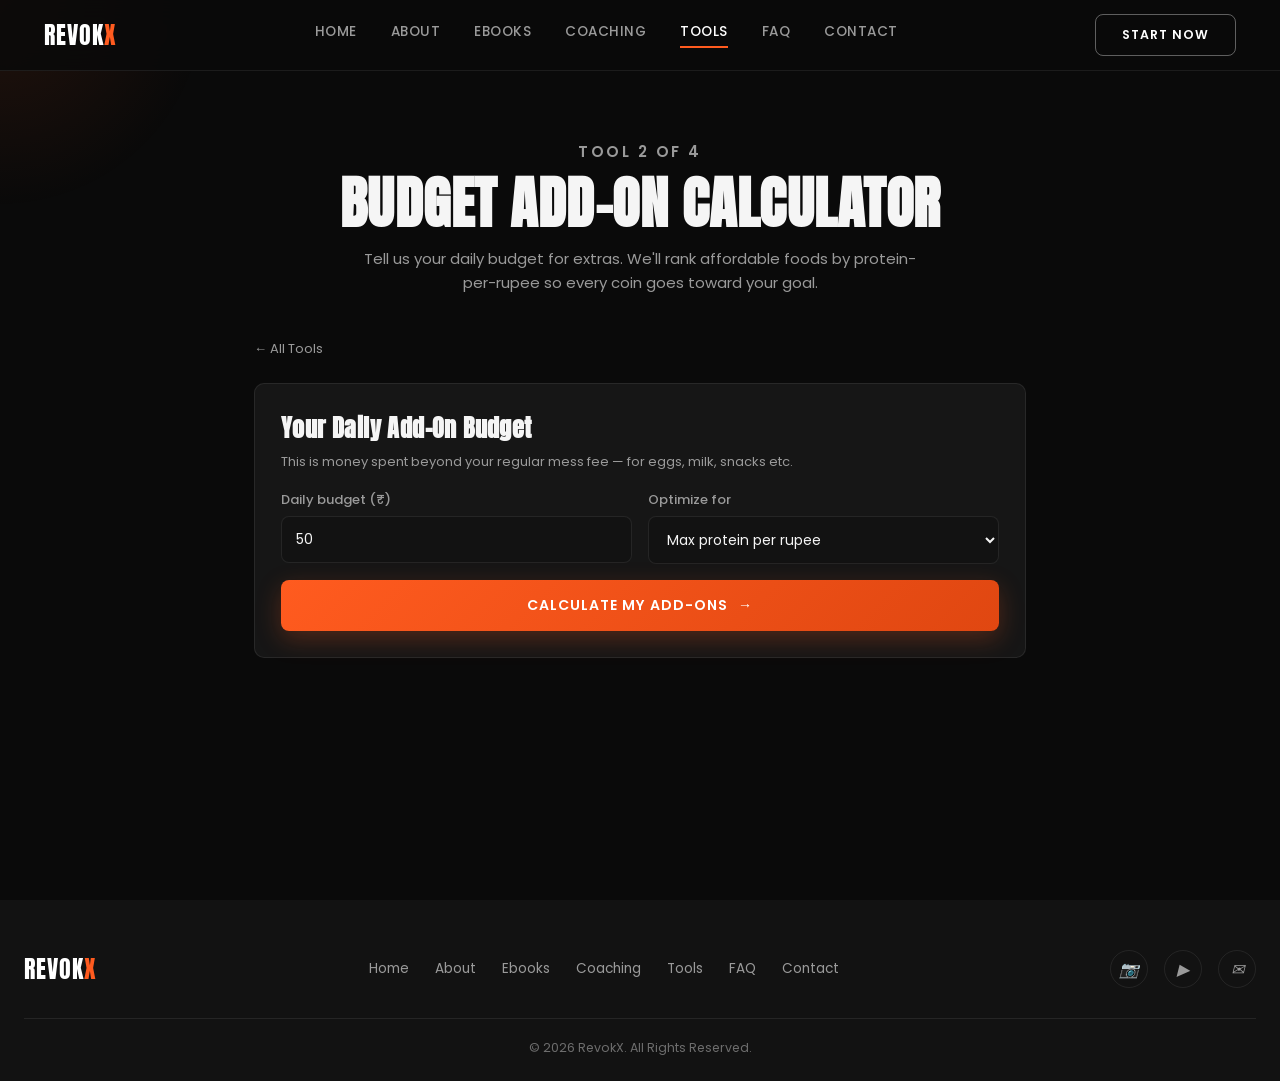
<file: budget-calculator.html>
<!DOCTYPE html>
<html lang="en">
<head>
<meta charset="UTF-8">
<meta name="viewport" content="width=device-width, initial-scale=1.0">
<title>Budget Add-On Calculator | RevokX</title>
<link rel="preconnect" href="https://fonts.googleapis.com">
<link href="https://fonts.googleapis.com/css2?family=Anton&family=Poppins:wght@300;400;500;600;700;800&display=swap" rel="stylesheet">
<link rel="stylesheet" href="style.css">
<link rel="stylesheet" href="tools.css">
</head>
<body>

<div class="cursor-glow" id="cursorGlow"></div>

<header class="site-header scrolled" id="siteHeader">
  <div class="header-inner">
    <a href="index.html#home" class="logo">Revok<span>X</span></a>
    <nav class="main-nav" id="mainNav">
      <a href="index.html#home" class="nav-link">Home</a>
      <a href="index.html#about" class="nav-link">About</a>
      <a href="index.html#ebooks" class="nav-link">Ebooks</a>
      <a href="index.html#coaching" class="nav-link">Coaching</a>
      <a href="tools.html" class="nav-link active">Tools</a>
      <a href="index.html#faq" class="nav-link">FAQ</a>
      <a href="index.html#contact" class="nav-link">Contact</a>
    </nav>
    <button class="btn btn-outline header-cta" onclick="location.href='index.html#coaching'">Start Now</button>
    <button class="hamburger" id="hamburger" aria-label="Toggle menu">
      <span></span><span></span><span></span>
    </button>
  </div>
</header>

<main class="tool-page">
  <div class="tool-hero">
    <p class="eyebrow">Tool 2 of 4</p>
    <h1>BUDGET ADD-ON <span class="accent">CALCULATOR</span></h1>
    <p>Tell us your daily budget for extras. We'll rank affordable foods by protein-per-rupee so every coin goes toward your goal.</p>
  </div>

  <div class="tool-wrap" style="max-width:820px;">
    <a href="tools.html" class="back-link">← All Tools</a>

    <div class="panel">
      <h2>Your Daily Add-On Budget</h2>
      <p class="hint">This is money spent beyond your regular mess fee — for eggs, milk, snacks etc.</p>
      <div class="grid-2">
        <div class="field">
          <label for="budgetInput">Daily budget (₹)</label>
          <input type="number" id="budgetInput" placeholder="e.g. 50" min="0" value="50">
        </div>
        <div class="field">
          <label for="priorityInput">Optimize for</label>
          <select id="priorityInput">
            <option value="protein">Max protein per rupee</option>
            <option value="calories">Max calories per rupee (weight gain)</option>
          </select>
        </div>
      </div>
      <button class="btn btn-solid full-width" id="calcBtn">Calculate My Add-Ons <span class="arrow">→</span></button>
    </div>

    <div class="panel" id="resultPanel" style="display:none;">
      <h2>Recommended For You</h2>
      <p class="hint" id="resultHint"></p>
      <div class="stat-row" style="grid-template-columns:repeat(3,1fr);">
        <div class="stat-box"><div class="num" id="resSpent">₹0</div><div class="lab">Total Spent</div></div>
        <div class="stat-box"><div class="num" id="resProtein">0g</div><div class="lab">Extra Protein</div></div>
        <div class="stat-box"><div class="num" id="resCal">0</div><div class="lab">Extra Calories</div></div>
      </div>
      <div class="addon-list" id="addonList"></div>
    </div>
  </div>
</main>

<footer class="site-footer">
  <div class="footer-inner">
    <a href="index.html#home" class="logo">Revok<span>X</span></a>
    <nav class="footer-nav">
      <a href="index.html#home">Home</a>
      <a href="index.html#about">About</a>
      <a href="index.html#ebooks">Ebooks</a>
      <a href="index.html#coaching">Coaching</a>
      <a href="tools.html">Tools</a>
      <a href="index.html#faq">FAQ</a>
      <a href="index.html#contact">Contact</a>
    </nav>
    <div class="footer-socials">
      <a href="#" aria-label="Instagram"><i class="icon-instagram"></i></a>
      <a href="#" aria-label="Youtube"><i class="icon-youtube"></i></a>
      <a href="#" aria-label="Email"><i class="icon-mail"></i></a>
    </div>
  </div>
  <div class="footer-bottom">© 2026 RevokX. All Rights Reserved.</div>
  <button class="scroll-top" id="scrollTop" aria-label="Scroll to top">↑</button>
</footer>

<script src="data.js"></script>
<script>
  /* ---------- shared chrome ---------- */
  const glow = document.getElementById('cursorGlow');
  let mouseX=0, mouseY=0, glowX=0, glowY=0;
  window.addEventListener('mousemove', e=>{ mouseX=e.clientX; mouseY=e.clientY; });
  (function animateGlow(){ glowX+=(mouseX-glowX)*0.12; glowY+=(mouseY-glowY)*0.12; if(glow){glow.style.left=glowX+'px'; glow.style.top=glowY+'px';} requestAnimationFrame(animateGlow); })();
  const scrollTopBtn = document.getElementById('scrollTop');
  window.addEventListener('scroll', ()=>{ if(window.scrollY>60){scrollTopBtn.classList.add('show');} else {scrollTopBtn.classList.remove('show');} });
  scrollTopBtn.addEventListener('click', ()=>window.scrollTo({top:0,behavior:'smooth'}));
  const hamburger = document.getElementById('hamburger');
  const mainNav = document.getElementById('mainNav');
  hamburger.addEventListener('click', ()=>{ hamburger.classList.toggle('open'); mainNav.classList.toggle('open'); });

  /* ---------- BUDGET CALCULATOR LOGIC (filter + sort, zero cost) ---------- */
  document.getElementById('calcBtn').addEventListener('click', calculate);

  function calculate(){
    const budget = parseFloat(document.getElementById('budgetInput').value) || 0;
    const priority = document.getElementById('priorityInput').value;

    if(budget <= 0){
      alert('Enter a budget greater than 0.');
      return;
    }

    // Score each item by chosen metric per rupee
    const ranked = [...ADDON_DB]
      .filter(item => item.cost <= budget)
      .map(item => ({
        ...item,
        ratio: priority === 'protein' ? (item.protein / item.cost) : (item.cal / item.cost)
      }))
      .sort((a,b) => b.ratio - a.ratio);

    // Greedy-fill the budget with best ratio items first (simple knapsack-style greedy, no AI)
    let remaining = budget;
    let picks = [];
    let totalProtein = 0, totalCal = 0, totalSpent = 0;

    // First pass: one of each best item while budget allows, prioritized by ratio
    for(const item of ranked){
      if(item.cost <= remaining){
        picks.push(item);
        remaining -= item.cost;
        totalSpent += item.cost;
        totalProtein += item.protein;
        totalCal += item.cal;
      }
    }

    const resultPanel = document.getElementById('resultPanel');
    resultPanel.style.display = 'block';
    document.getElementById('resSpent').textContent = '₹' + totalSpent;
    document.getElementById('resProtein').textContent = totalProtein + 'g';
    document.getElementById('resCal').textContent = totalCal;
    document.getElementById('resultHint').textContent = picks.length
      ? `With ₹${budget}/day, here's what fits — ranked by ${priority === 'protein' ? 'protein' : 'calories'} per rupee.`
      : `Nothing fits within ₹${budget}. Try increasing your budget slightly.`;

    const list = document.getElementById('addonList');
    list.innerHTML = '';
    if(picks.length === 0){
      list.innerHTML = '<div class="empty-state">No items fit this budget. The cheapest add-on (Banana/Chana/Peanuts) costs around ₹5.</div>';
      return;
    }
    picks.forEach(item => {
      const row = document.createElement('div');
      row.className = 'addon-row';
      row.innerHTML = `
        <span class="ai-icon">${item.icon}</span>
        <div class="ai-info">
          <div class="ai-name">${item.label}</div>
          <div class="ai-meta">${item.protein}g protein · ${item.cal} kcal</div>
        </div>
        <div class="ai-cost">₹${item.cost}</div>
      `;
      list.appendChild(row);
    });

    resultPanel.scrollIntoView({ behavior: 'smooth', block: 'nearest' });
  }
</script>
</body>
</html>
</file>
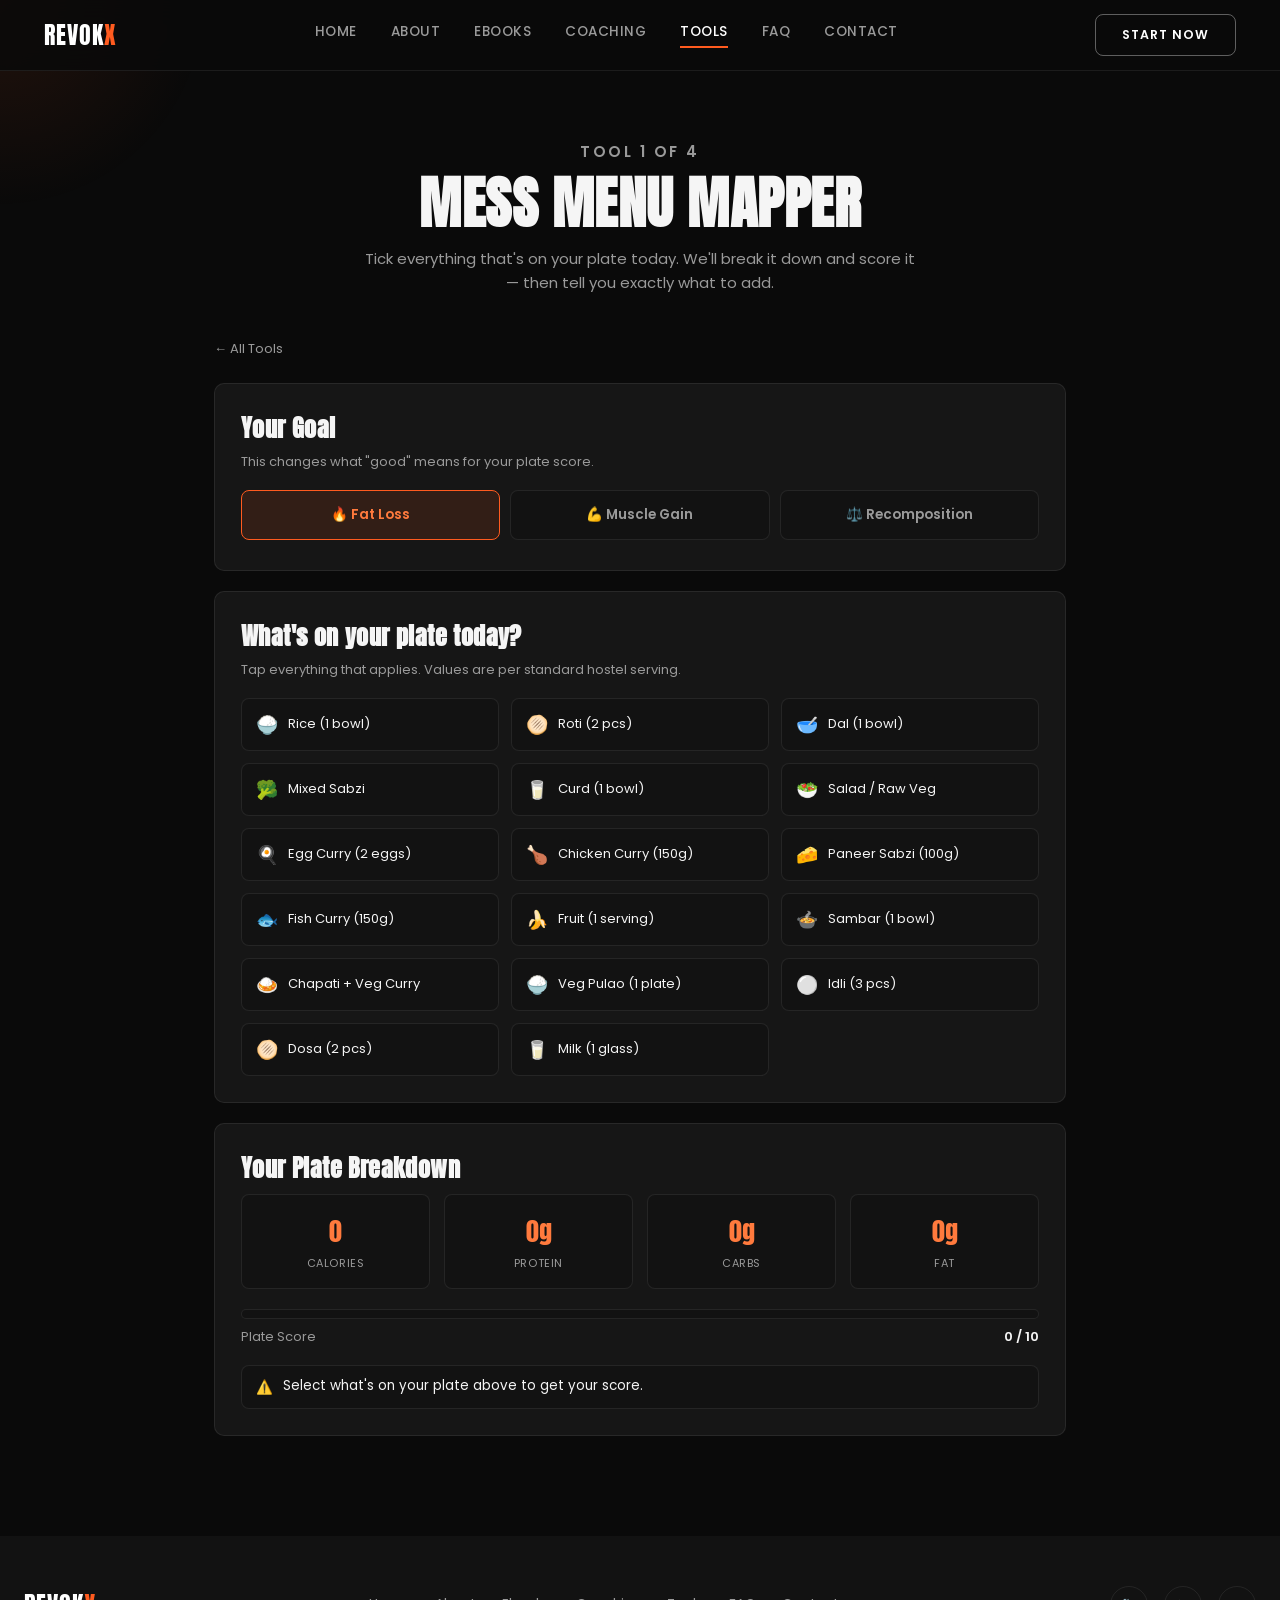
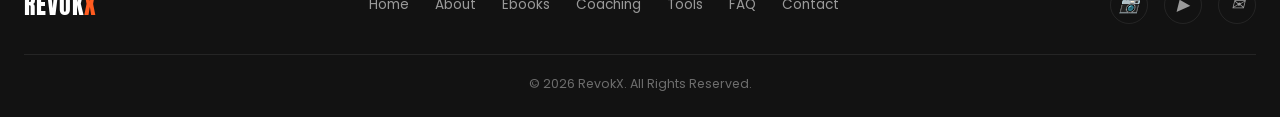
<file: mess-mapper.html>
<!DOCTYPE html>
<html lang="en">
<head>
<meta charset="UTF-8">
<meta name="viewport" content="width=device-width, initial-scale=1.0">
<title>Mess Menu Mapper | RevokX</title>
<link rel="preconnect" href="https://fonts.googleapis.com">
<link href="https://fonts.googleapis.com/css2?family=Anton&family=Poppins:wght@300;400;500;600;700;800&display=swap" rel="stylesheet">
<link rel="stylesheet" href="style.css">
<link rel="stylesheet" href="tools.css">
</head>
<body>

<div class="cursor-glow" id="cursorGlow"></div>

<header class="site-header scrolled" id="siteHeader">
  <div class="header-inner">
    <a href="index.html#home" class="logo">Revok<span>X</span></a>
    <nav class="main-nav" id="mainNav">
      <a href="index.html#home" class="nav-link">Home</a>
      <a href="index.html#about" class="nav-link">About</a>
      <a href="index.html#ebooks" class="nav-link">Ebooks</a>
      <a href="index.html#coaching" class="nav-link">Coaching</a>
      <a href="tools.html" class="nav-link active">Tools</a>
      <a href="index.html#faq" class="nav-link">FAQ</a>
      <a href="index.html#contact" class="nav-link">Contact</a>
    </nav>
    <button class="btn btn-outline header-cta" onclick="location.href='index.html#coaching'">Start Now</button>
    <button class="hamburger" id="hamburger" aria-label="Toggle menu">
      <span></span><span></span><span></span>
    </button>
  </div>
</header>

<main class="tool-page">
  <div class="tool-hero">
    <p class="eyebrow">Tool 1 of 4</p>
    <h1>MESS MENU <span class="accent">MAPPER</span></h1>
    <p>Tick everything that's on your plate today. We'll break it down and score it — then tell you exactly what to add.</p>
  </div>

  <div class="tool-wrap" style="max-width:900px;">
    <a href="tools.html" class="back-link">← All Tools</a>

    <div class="panel">
      <h2>Your Goal</h2>
      <p class="hint">This changes what "good" means for your plate score.</p>
      <div class="tab-row" id="goalTabs">
        <button class="tab-btn active" data-goal="fatloss">🔥 Fat Loss</button>
        <button class="tab-btn" data-goal="musclegain">💪 Muscle Gain</button>
        <button class="tab-btn" data-goal="recomp">⚖️ Recomposition</button>
      </div>
    </div>

    <div class="panel">
      <h2>What's on your plate today?</h2>
      <p class="hint">Tap everything that applies. Values are per standard hostel serving.</p>
      <div class="chip-grid" id="foodGrid"></div>
    </div>

    <div class="panel">
      <h2>Your Plate Breakdown</h2>
      <div class="stat-row">
        <div class="stat-box"><div class="num" id="statCal">0</div><div class="lab">Calories</div></div>
        <div class="stat-box"><div class="num" id="statProtein">0g</div><div class="lab">Protein</div></div>
        <div class="stat-box"><div class="num" id="statCarbs">0g</div><div class="lab">Carbs</div></div>
        <div class="stat-box"><div class="num" id="statFat">0g</div><div class="lab">Fat</div></div>
      </div>

      <div class="score-meter">
        <div class="score-bar-track"><div class="score-bar-fill" id="scoreFill"></div></div>
        <div class="score-label"><span>Plate Score</span><span class="score-num" id="scoreNum">0 / 10</span></div>
      </div>

      <div class="feedback-list" id="feedbackList"></div>
    </div>
  </div>
</main>

<footer class="site-footer">
  <div class="footer-inner">
    <a href="index.html#home" class="logo">Revok<span>X</span></a>
    <nav class="footer-nav">
      <a href="index.html#home">Home</a>
      <a href="index.html#about">About</a>
      <a href="index.html#ebooks">Ebooks</a>
      <a href="index.html#coaching">Coaching</a>
      <a href="tools.html">Tools</a>
      <a href="index.html#faq">FAQ</a>
      <a href="index.html#contact">Contact</a>
    </nav>
    <div class="footer-socials">
      <a href="#" aria-label="Instagram"><i class="icon-instagram"></i></a>
      <a href="#" aria-label="Youtube"><i class="icon-youtube"></i></a>
      <a href="#" aria-label="Email"><i class="icon-mail"></i></a>
    </div>
  </div>
  <div class="footer-bottom">© 2026 RevokX. All Rights Reserved.</div>
  <button class="scroll-top" id="scrollTop" aria-label="Scroll to top">↑</button>
</footer>

<script src="data.js"></script>
<script>
  /* ---------- shared chrome ---------- */
  const glow = document.getElementById('cursorGlow');
  let mouseX=0, mouseY=0, glowX=0, glowY=0;
  window.addEventListener('mousemove', e=>{ mouseX=e.clientX; mouseY=e.clientY; });
  (function animateGlow(){ glowX+=(mouseX-glowX)*0.12; glowY+=(mouseY-glowY)*0.12; if(glow){glow.style.left=glowX+'px'; glow.style.top=glowY+'px';} requestAnimationFrame(animateGlow); })();
  const header = document.getElementById('siteHeader');
  const scrollTopBtn = document.getElementById('scrollTop');
  window.addEventListener('scroll', ()=>{ if(window.scrollY>60){scrollTopBtn.classList.add('show');} else {scrollTopBtn.classList.remove('show');} });
  scrollTopBtn.addEventListener('click', ()=>window.scrollTo({top:0,behavior:'smooth'}));
  const hamburger = document.getElementById('hamburger');
  const mainNav = document.getElementById('mainNav');
  hamburger.addEventListener('click', ()=>{ hamburger.classList.toggle('open'); mainNav.classList.toggle('open'); });

  /* ---------- MESS MAPPER LOGIC (pure rules, zero cost) ---------- */
  const foodGrid = document.getElementById('foodGrid');
  const selected = new Set();

  FOOD_DB.forEach(item => {
    const chip = document.createElement('label');
    chip.className = 'chip';
    chip.innerHTML = `
      <input type="checkbox" value="${item.id}">
      <span class="chip-icon">${item.icon}</span>
      <span class="chip-label">${item.label}</span>
    `;
    chip.querySelector('input').addEventListener('change', (e) => {
      if(e.target.checked){ selected.add(item.id); chip.classList.add('checked'); }
      else { selected.delete(item.id); chip.classList.remove('checked'); }
      recalc();
    });
    foodGrid.appendChild(chip);
  });

  let currentGoal = 'fatloss';
  document.querySelectorAll('#goalTabs .tab-btn').forEach(btn => {
    btn.addEventListener('click', () => {
      document.querySelectorAll('#goalTabs .tab-btn').forEach(b=>b.classList.remove('active'));
      btn.classList.add('active');
      currentGoal = btn.dataset.goal;
      recalc();
    });
  });

  // Goal-based thresholds — pure static rule table, no AI
  const THRESHOLDS = {
    fatloss:    { minProtein: 40, maxCal: 700, minVeg: 1, maxCarbItems: 2 },
    musclegain: { minProtein: 50, maxCal: 1100, minVeg: 1, maxCarbItems: 4 },
    recomp:     { minProtein: 45, maxCal: 850, minVeg: 1, maxCarbItems: 3 },
  };

  function recalc(){
    let cal=0, protein=0, carbs=0, fat=0, vegCount=0, carbItems=0;
    selected.forEach(id => {
      const f = FOOD_DB.find(x => x.id === id);
      if(!f) return;
      cal += f.cal; protein += f.protein; carbs += f.carbs; fat += f.fat;
      if(f.tag === 'veg') vegCount++;
      if(f.tag === 'carb') carbItems++;
    });

    document.getElementById('statCal').textContent = cal;
    document.getElementById('statProtein').textContent = protein + 'g';
    document.getElementById('statCarbs').textContent = carbs + 'g';
    document.getElementById('statFat').textContent = fat + 'g';

    const t = THRESHOLDS[currentGoal];
    let score = 0;
    const feedback = [];

    // Rule-based scoring — simple conditionals, no computation beyond arithmetic
    if(protein >= t.minProtein){ score += 4; feedback.push({good:true, text:`Protein target hit (${protein}g ≥ ${t.minProtein}g). Good work.`}); }
    else { const gap = t.minProtein - protein; feedback.push({good:false, text:`Add ~${gap}g more protein — try an extra egg, curd or dal serving.`}); }

    if(vegCount >= t.minVeg){ score += 2; feedback.push({good:true, text:'You have at least one veg/salad item on the plate.'}); }
    else { feedback.push({good:false, text:'No vegetables selected — add salad or sabzi for fibre and micronutrients.'}); }

    if(cal > 0 && cal <= t.maxCal){ score += 2; feedback.push({good:true, text:`Calories look reasonable for your goal (${cal} kcal).`}); }
    else if(cal > t.maxCal){ feedback.push({good:false, text:`This plate is a bit high in calories for ${currentGoal === 'fatloss' ? 'fat loss' : 'this goal'} — consider one less carb-heavy item.`}); }

    if(carbItems > 0 && carbItems <= t.maxCarbItems){ score += 2; feedback.push({good:true, text:'Carb portion looks appropriate.'}); }
    else if(carbItems > t.maxCarbItems){ feedback.push({good:false, text:'Too many carb-heavy items at once — rice + roti + pulao together adds up fast.'}); }

    if(selected.size === 0){ feedback.length = 0; feedback.push({good:false, text:'Select what\'s on your plate above to get your score.'}); }

    document.getElementById('scoreFill').style.width = (score*10) + '%';
    document.getElementById('scoreNum').textContent = score + ' / 10';

    const list = document.getElementById('feedbackList');
    list.innerHTML = '';
    feedback.forEach(f => {
      const div = document.createElement('div');
      div.className = 'feedback-item' + (f.good ? ' good' : '');
      div.innerHTML = `<span class="fi-dot">${f.good ? '✅' : '⚠️'}</span><span>${f.text}</span>`;
      list.appendChild(div);
    });
  }

  recalc();
</script>
</body>
</html>
</file>
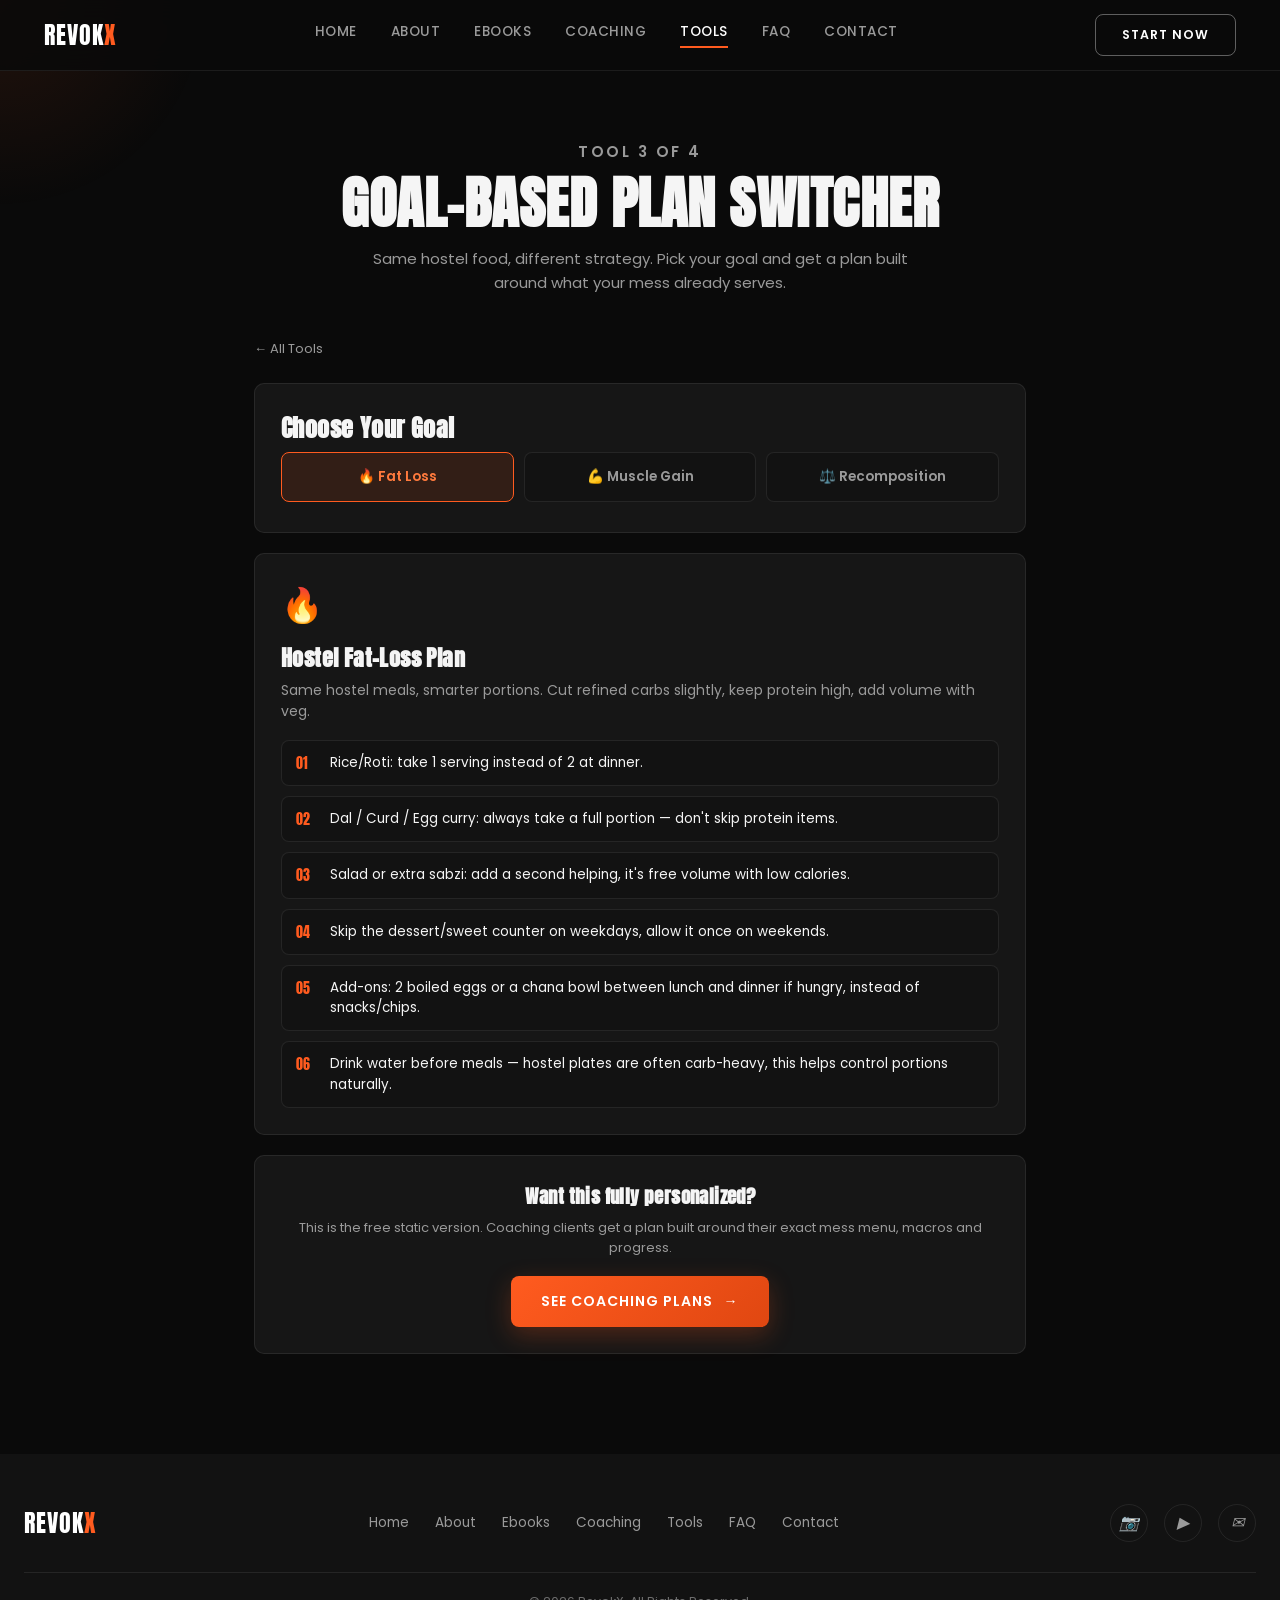
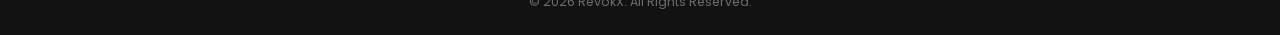
<file: plan-switcher.html>
<!DOCTYPE html>
<html lang="en">
<head>
<meta charset="UTF-8">
<meta name="viewport" content="width=device-width, initial-scale=1.0">
<title>Goal-Based Plan Switcher | RevokX</title>
<link rel="preconnect" href="https://fonts.googleapis.com">
<link href="https://fonts.googleapis.com/css2?family=Anton&family=Poppins:wght@300;400;500;600;700;800&display=swap" rel="stylesheet">
<link rel="stylesheet" href="style.css">
<link rel="stylesheet" href="tools.css">
</head>
<body>

<div class="cursor-glow" id="cursorGlow"></div>

<header class="site-header scrolled" id="siteHeader">
  <div class="header-inner">
    <a href="index.html#home" class="logo">Revok<span>X</span></a>
    <nav class="main-nav" id="mainNav">
      <a href="index.html#home" class="nav-link">Home</a>
      <a href="index.html#about" class="nav-link">About</a>
      <a href="index.html#ebooks" class="nav-link">Ebooks</a>
      <a href="index.html#coaching" class="nav-link">Coaching</a>
      <a href="tools.html" class="nav-link active">Tools</a>
      <a href="index.html#faq" class="nav-link">FAQ</a>
      <a href="index.html#contact" class="nav-link">Contact</a>
    </nav>
    <button class="btn btn-outline header-cta" onclick="location.href='index.html#coaching'">Start Now</button>
    <button class="hamburger" id="hamburger" aria-label="Toggle menu">
      <span></span><span></span><span></span>
    </button>
  </div>
</header>

<main class="tool-page">
  <div class="tool-hero">
    <p class="eyebrow">Tool 3 of 4</p>
    <h1>GOAL-BASED <span class="accent">PLAN SWITCHER</span></h1>
    <p>Same hostel food, different strategy. Pick your goal and get a plan built around what your mess already serves.</p>
  </div>

  <div class="tool-wrap" style="max-width:820px;">
    <a href="tools.html" class="back-link">← All Tools</a>

    <div class="panel">
      <h2>Choose Your Goal</h2>
      <div class="tab-row" id="goalTabs">
        <button class="tab-btn active" data-goal="fatloss">🔥 Fat Loss</button>
        <button class="tab-btn" data-goal="musclegain">💪 Muscle Gain</button>
        <button class="tab-btn" data-goal="recomp">⚖️ Recomposition</button>
      </div>
    </div>

    <div class="panel plan-output" id="planOutput"></div>

    <div class="panel" style="text-align:center;">
      <h3 style="margin-bottom:8px;">Want this fully personalized?</h3>
      <p class="hint" style="margin-bottom:18px;">This is the free static version. Coaching clients get a plan built around their exact mess menu, macros and progress.</p>
      <button class="btn btn-solid" onclick="location.href='index.html#coaching'">See Coaching Plans <span class="arrow">→</span></button>
    </div>
  </div>
</main>

<footer class="site-footer">
  <div class="footer-inner">
    <a href="index.html#home" class="logo">Revok<span>X</span></a>
    <nav class="footer-nav">
      <a href="index.html#home">Home</a>
      <a href="index.html#about">About</a>
      <a href="index.html#ebooks">Ebooks</a>
      <a href="index.html#coaching">Coaching</a>
      <a href="tools.html">Tools</a>
      <a href="index.html#faq">FAQ</a>
      <a href="index.html#contact">Contact</a>
    </nav>
    <div class="footer-socials">
      <a href="#" aria-label="Instagram"><i class="icon-instagram"></i></a>
      <a href="#" aria-label="Youtube"><i class="icon-youtube"></i></a>
      <a href="#" aria-label="Email"><i class="icon-mail"></i></a>
    </div>
  </div>
  <div class="footer-bottom">© 2026 RevokX. All Rights Reserved.</div>
  <button class="scroll-top" id="scrollTop" aria-label="Scroll to top">↑</button>
</footer>

<script src="data.js"></script>
<script>
  /* ---------- shared chrome ---------- */
  const glow = document.getElementById('cursorGlow');
  let mouseX=0, mouseY=0, glowX=0, glowY=0;
  window.addEventListener('mousemove', e=>{ mouseX=e.clientX; mouseY=e.clientY; });
  (function animateGlow(){ glowX+=(mouseX-glowX)*0.12; glowY+=(mouseY-glowY)*0.12; if(glow){glow.style.left=glowX+'px'; glow.style.top=glowY+'px';} requestAnimationFrame(animateGlow); })();
  const scrollTopBtn = document.getElementById('scrollTop');
  window.addEventListener('scroll', ()=>{ if(window.scrollY>60){scrollTopBtn.classList.add('show');} else {scrollTopBtn.classList.remove('show');} });
  scrollTopBtn.addEventListener('click', ()=>window.scrollTo({top:0,behavior:'smooth'}));
  const hamburger = document.getElementById('hamburger');
  const mainNav = document.getElementById('mainNav');
  hamburger.addEventListener('click', ()=>{ hamburger.classList.toggle('open'); mainNav.classList.toggle('open'); });

  /* ---------- PLAN SWITCHER LOGIC (static templates, zero cost) ---------- */
  function renderPlan(goal){
    const plan = PLAN_DB[goal];
    const out = document.getElementById('planOutput');
    out.innerHTML = `
      <div class="plan-emoji">${plan.emoji}</div>
      <h3>${plan.title}</h3>
      <p class="plan-summary">${plan.summary}</p>
      <div class="plan-rules">
        ${plan.rules.map((r,i)=>`
          <div class="plan-rule">
            <span class="pr-num">${String(i+1).padStart(2,'0')}</span>
            <span>${r}</span>
          </div>
        `).join('')}
      </div>
    `;
  }

  document.querySelectorAll('#goalTabs .tab-btn').forEach(btn => {
    btn.addEventListener('click', () => {
      document.querySelectorAll('#goalTabs .tab-btn').forEach(b=>b.classList.remove('active'));
      btn.classList.add('active');
      renderPlan(btn.dataset.goal);
    });
  });

  renderPlan('fatloss');
</script>
</body>
</html>
</file>
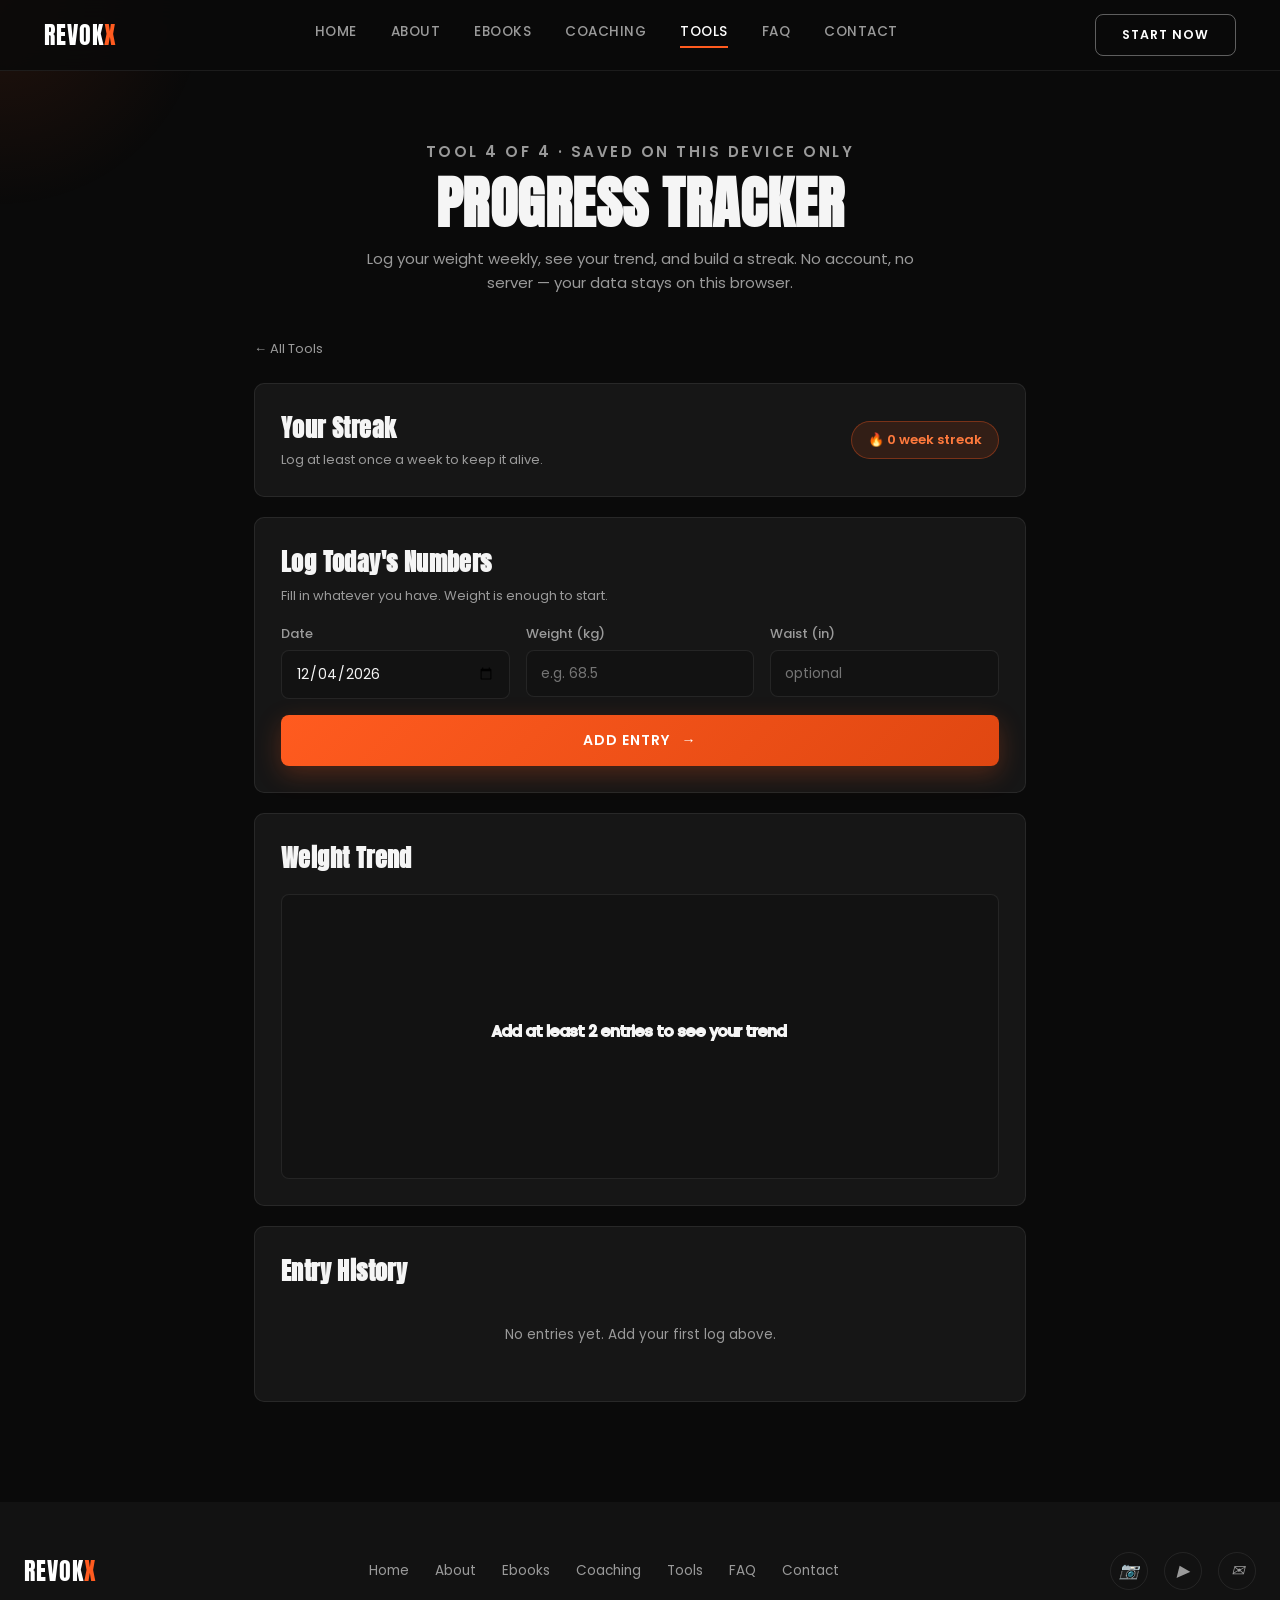
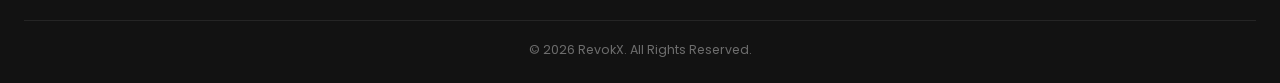
<file: progress-tracker.html>
<!DOCTYPE html>
<html lang="en">
<head>
<meta charset="UTF-8">
<meta name="viewport" content="width=device-width, initial-scale=1.0">
<title>Progress Tracker | RevokX</title>
<link rel="preconnect" href="https://fonts.googleapis.com">
<link href="https://fonts.googleapis.com/css2?family=Anton&family=Poppins:wght@300;400;500;600;700;800&display=swap" rel="stylesheet">
<link rel="stylesheet" href="style.css">
<link rel="stylesheet" href="tools.css">
</head>
<body>

<div class="cursor-glow" id="cursorGlow"></div>

<header class="site-header scrolled" id="siteHeader">
  <div class="header-inner">
    <a href="index.html#home" class="logo">Revok<span>X</span></a>
    <nav class="main-nav" id="mainNav">
      <a href="index.html#home" class="nav-link">Home</a>
      <a href="index.html#about" class="nav-link">About</a>
      <a href="index.html#ebooks" class="nav-link">Ebooks</a>
      <a href="index.html#coaching" class="nav-link">Coaching</a>
      <a href="tools.html" class="nav-link active">Tools</a>
      <a href="index.html#faq" class="nav-link">FAQ</a>
      <a href="index.html#contact" class="nav-link">Contact</a>
    </nav>
    <button class="btn btn-outline header-cta" onclick="location.href='index.html#coaching'">Start Now</button>
    <button class="hamburger" id="hamburger" aria-label="Toggle menu">
      <span></span><span></span><span></span>
    </button>
  </div>
</header>

<main class="tool-page">
  <div class="tool-hero">
    <p class="eyebrow">Tool 4 of 4 · Saved on this device only</p>
    <h1>PROGRESS <span class="accent">TRACKER</span></h1>
    <p>Log your weight weekly, see your trend, and build a streak. No account, no server — your data stays on this browser.</p>
  </div>

  <div class="tool-wrap" style="max-width:820px;">
    <a href="tools.html" class="back-link">← All Tools</a>

    <div class="panel" style="display:flex; align-items:center; justify-content:space-between; flex-wrap:wrap; gap:14px;">
      <div>
        <h2 style="margin-bottom:4px;">Your Streak</h2>
        <p class="hint" style="margin-bottom:0;">Log at least once a week to keep it alive.</p>
      </div>
      <span class="streak-badge" id="streakBadge">🔥 0 week streak</span>
    </div>

    <div class="panel">
      <h2>Log Today's Numbers</h2>
      <p class="hint">Fill in whatever you have. Weight is enough to start.</p>
      <div class="grid-3">
        <div class="field">
          <label for="logDate">Date</label>
          <input type="date" id="logDate">
        </div>
        <div class="field">
          <label for="logWeight">Weight (kg)</label>
          <input type="number" id="logWeight" step="0.1" placeholder="e.g. 68.5">
        </div>
        <div class="field">
          <label for="logWaist">Waist (in)</label>
          <input type="number" id="logWaist" step="0.1" placeholder="optional">
        </div>
      </div>
      <button class="btn btn-solid full-width" id="addLogBtn">Add Entry <span class="arrow">→</span></button>
    </div>

    <div class="panel">
      <h2>Weight Trend</h2>
      <div class="chart-box">
        <svg id="chartSvg" viewBox="0 0 600 220" style="width:100%; height:auto; display:block;"></svg>
      </div>
    </div>

    <div class="panel">
      <h2>Entry History</h2>
      <div id="tableWrap"></div>
    </div>
  </div>
</main>

<footer class="site-footer">
  <div class="footer-inner">
    <a href="index.html#home" class="logo">Revok<span>X</span></a>
    <nav class="footer-nav">
      <a href="index.html#home">Home</a>
      <a href="index.html#about">About</a>
      <a href="index.html#ebooks">Ebooks</a>
      <a href="index.html#coaching">Coaching</a>
      <a href="tools.html">Tools</a>
      <a href="index.html#faq">FAQ</a>
      <a href="index.html#contact">Contact</a>
    </nav>
    <div class="footer-socials">
      <a href="#" aria-label="Instagram"><i class="icon-instagram"></i></a>
      <a href="#" aria-label="Youtube"><i class="icon-youtube"></i></a>
      <a href="#" aria-label="Email"><i class="icon-mail"></i></a>
    </div>
  </div>
  <div class="footer-bottom">© 2026 RevokX. All Rights Reserved.</div>
  <button class="scroll-top" id="scrollTop" aria-label="Scroll to top">↑</button>
</footer>

<div class="toast" id="toast"></div>

<script>
  /* ---------- shared chrome ---------- */
  const glow = document.getElementById('cursorGlow');
  let mouseX=0, mouseY=0, glowX=0, glowY=0;
  window.addEventListener('mousemove', e=>{ mouseX=e.clientX; mouseY=e.clientY; });
  (function animateGlow(){ glowX+=(mouseX-glowX)*0.12; glowY+=(mouseY-glowY)*0.12; if(glow){glow.style.left=glowX+'px'; glow.style.top=glowY+'px';} requestAnimationFrame(animateGlow); })();
  const scrollTopBtn = document.getElementById('scrollTop');
  window.addEventListener('scroll', ()=>{ if(window.scrollY>60){scrollTopBtn.classList.add('show');} else {scrollTopBtn.classList.remove('show');} });
  scrollTopBtn.addEventListener('click', ()=>window.scrollTo({top:0,behavior:'smooth'}));
  const hamburger = document.getElementById('hamburger');
  const mainNav = document.getElementById('mainNav');
  hamburger.addEventListener('click', ()=>{ hamburger.classList.toggle('open'); mainNav.classList.toggle('open'); });

  /* ---------- PROGRESS TRACKER LOGIC (localStorage only, zero cost) ---------- */
  const STORAGE_KEY = 'revokx_progress_log';
  const STREAK_KEY = 'revokx_progress_streak';

  document.getElementById('logDate').valueAsDate = new Date();

  function getLogs(){
    try { return JSON.parse(localStorage.getItem(STORAGE_KEY)) || []; }
    catch(e){ return []; }
  }
  function saveLogs(logs){ localStorage.setItem(STORAGE_KEY, JSON.stringify(logs)); }

  function getStreak(){
    try { return JSON.parse(localStorage.getItem(STREAK_KEY)) || { count: 0, lastWeek: null }; }
    catch(e){ return { count: 0, lastWeek: null }; }
  }
  function saveStreak(s){ localStorage.setItem(STREAK_KEY, JSON.stringify(s)); }

  function weekNumber(dateStr){
    const d = new Date(dateStr);
    const first = new Date(d.getFullYear(), 0, 1);
    const days = Math.floor((d - first) / 86400000);
    return `${d.getFullYear()}-W${Math.ceil((days + first.getDay() + 1) / 7)}`;
  }

  function updateStreakOnLog(dateStr){
    const streak = getStreak();
    const wk = weekNumber(dateStr);
    if(streak.lastWeek === wk){
      // already logged this week, no change
    } else if(streak.lastWeek === null){
      streak.count = 1;
    } else {
      // simple rule: if this is exactly the next calendar week, extend; otherwise reset to 1
      streak.count += 1; // greedy — logging in a new week always extends the streak for simplicity/zero-cost logic
    }
    streak.lastWeek = wk;
    saveStreak(streak);
    renderStreak();
  }

  function renderStreak(){
    const streak = getStreak();
    document.getElementById('streakBadge').textContent = `🔥 ${streak.count} week streak`;
  }

  function showToast(msg){
    const t = document.getElementById('toast');
    t.textContent = msg;
    t.classList.add('show');
    setTimeout(()=> t.classList.remove('show'), 2200);
  }

  document.getElementById('addLogBtn').addEventListener('click', () => {
    const date = document.getElementById('logDate').value;
    const weight = parseFloat(document.getElementById('logWeight').value);
    const waist = parseFloat(document.getElementById('logWaist').value);

    if(!date || isNaN(weight)){
      alert('Please enter at least a date and weight.');
      return;
    }

    const logs = getLogs();
    logs.push({ date, weight, waist: isNaN(waist) ? null : waist });
    logs.sort((a,b) => new Date(a.date) - new Date(b.date));
    saveLogs(logs);
    updateStreakOnLog(date);

    document.getElementById('logWeight').value = '';
    document.getElementById('logWaist').value = '';
    showToast('Entry saved locally ✅');

    renderAll();
  });

  function renderTable(){
    const logs = getLogs();
    const wrap = document.getElementById('tableWrap');
    if(logs.length === 0){
      wrap.innerHTML = '<div class="empty-state">No entries yet. Add your first log above.</div>';
      return;
    }
    let rows = logs.slice().reverse().map((l, revIdx) => {
      const idx = logs.length - 1 - revIdx;
      return `
        <tr>
          <td>${l.date}</td>
          <td>${l.weight} kg</td>
          <td>${l.waist ? l.waist + ' in' : '—'}</td>
          <td><button class="del-btn" data-idx="${idx}" title="Delete">✕</button></td>
        </tr>
      `;
    }).join('');
    wrap.innerHTML = `
      <table class="log-table">
        <thead><tr><th>Date</th><th>Weight</th><th>Waist</th><th></th></tr></thead>
        <tbody>${rows}</tbody>
      </table>
    `;
    wrap.querySelectorAll('.del-btn').forEach(btn => {
      btn.addEventListener('click', () => {
        const logs = getLogs();
        logs.splice(parseInt(btn.dataset.idx), 1);
        saveLogs(logs);
        renderAll();
      });
    });
  }

  function renderChart(){
    const logs = getLogs().filter(l => typeof l.weight === 'number');
    const svg = document.getElementById('chartSvg');
    svg.innerHTML = '';
    if(logs.length < 2){
      svg.innerHTML = `<text x="300" y="110" text-anchor="middle" fill="#6d6d6d" font-size="13" font-family="Poppins, sans-serif">Add at least 2 entries to see your trend</text>`;
      return;
    }

    const weights = logs.map(l => l.weight);
    const min = Math.min(...weights) - 1;
    const max = Math.max(...weights) + 1;
    const w = 600, h = 220, padX = 30, padY = 20;

    const points = logs.map((l, i) => {
      const x = padX + (i / (logs.length - 1)) * (w - padX*2);
      const y = h - padY - ((l.weight - min) / (max - min)) * (h - padY*2);
      return { x, y, weight: l.weight, date: l.date };
    });

    const pathD = points.map((p,i) => (i===0 ? 'M' : 'L') + p.x.toFixed(1) + ',' + p.y.toFixed(1)).join(' ');
    const areaD = pathD + ` L${points[points.length-1].x.toFixed(1)},${h-padY} L${points[0].x.toFixed(1)},${h-padY} Z`;

    const ns = 'http://www.w3.org/2000/svg';
    const svgEl = document.getElementById('chartSvg');

    const defs = document.createElementNS(ns,'defs');
    defs.innerHTML = `<linearGradient id="fillGrad" x1="0" y1="0" x2="0" y2="1">
      <stop offset="0%" stop-color="#ff5b1f" stop-opacity="0.35"/>
      <stop offset="100%" stop-color="#ff5b1f" stop-opacity="0"/>
    </linearGradient>`;
    svgEl.appendChild(defs);

    const area = document.createElementNS(ns,'path');
    area.setAttribute('d', areaD);
    area.setAttribute('fill', 'url(#fillGrad)');
    svgEl.appendChild(area);

    const path = document.createElementNS(ns,'path');
    path.setAttribute('d', pathD);
    path.setAttribute('fill', 'none');
    path.setAttribute('stroke', '#ff5b1f');
    path.setAttribute('stroke-width', '2.5');
    path.setAttribute('stroke-linecap', 'round');
    path.setAttribute('stroke-linejoin', 'round');
    svgEl.appendChild(path);

    points.forEach(p => {
      const dot = document.createElementNS(ns,'circle');
      dot.setAttribute('cx', p.x); dot.setAttribute('cy', p.y); dot.setAttribute('r', 4);
      dot.setAttribute('fill', '#0a0a0a'); dot.setAttribute('stroke', '#ff7a3d'); dot.setAttribute('stroke-width','2');
      const title = document.createElementNS(ns,'title');
      title.textContent = `${p.date}: ${p.weight} kg`;
      dot.appendChild(title);
      svgEl.appendChild(dot);
    });
  }

  function renderAll(){
    renderStreak();
    renderTable();
    renderChart();
  }

  renderAll();
</script>
</body>
</html>
</file>
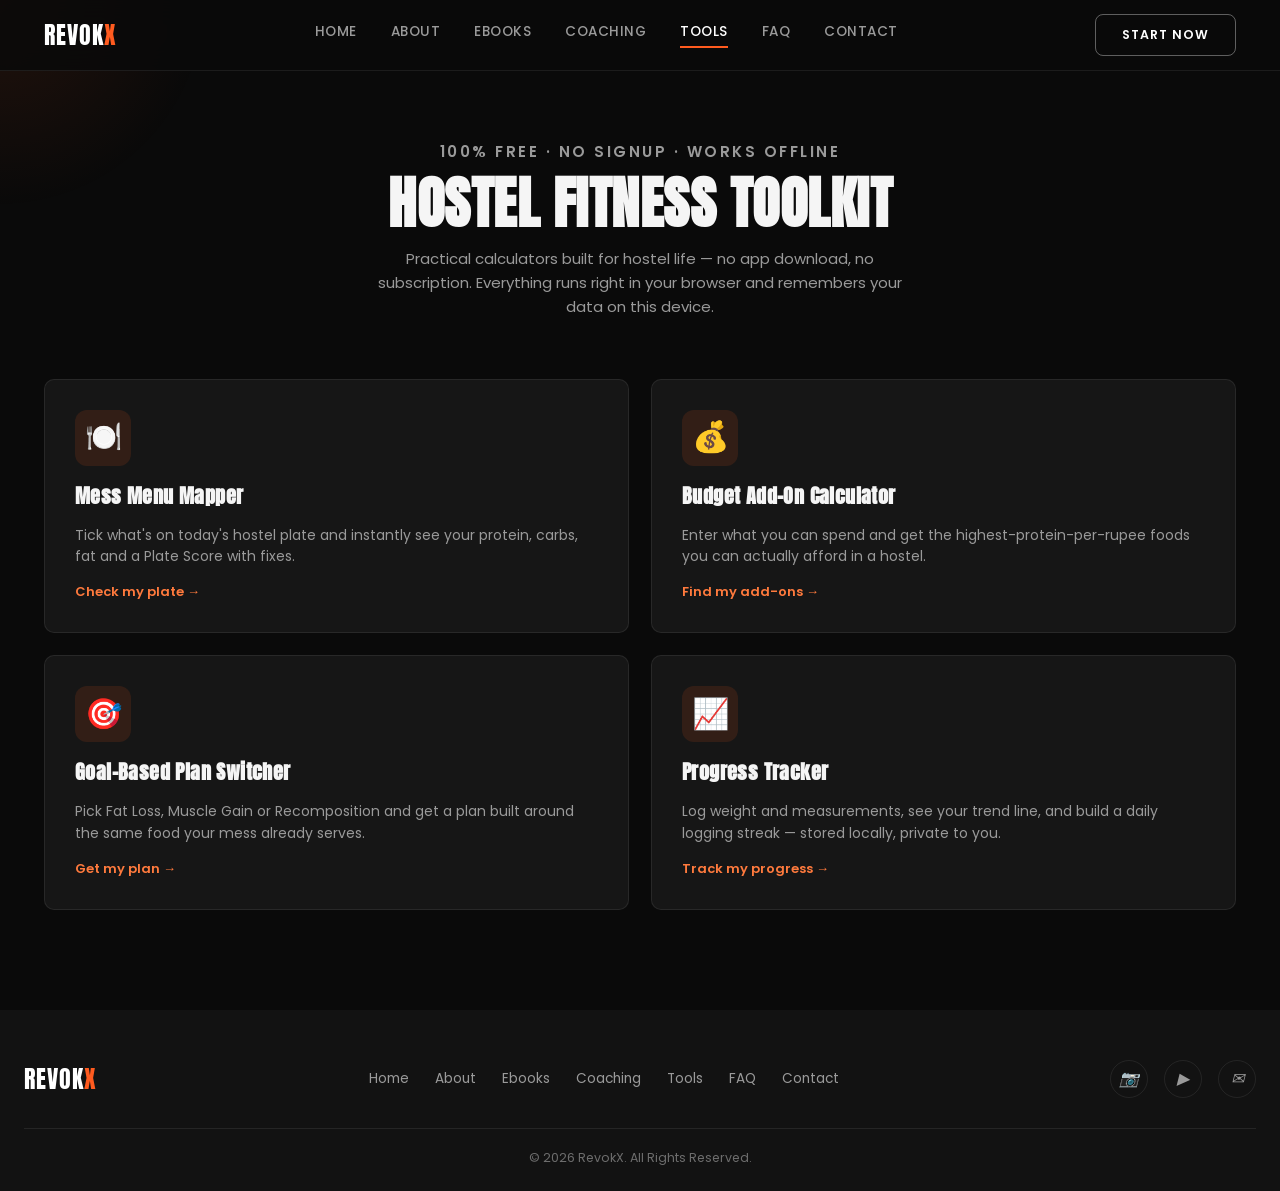
<file: tools.html>
<!DOCTYPE html>
<html lang="en">
<head>
<meta charset="UTF-8">
<meta name="viewport" content="width=device-width, initial-scale=1.0">
<title>Free Tools | RevokX</title>
<link rel="preconnect" href="https://fonts.googleapis.com">
<link href="https://fonts.googleapis.com/css2?family=Anton&family=Poppins:wght@300;400;500;600;700;800&display=swap" rel="stylesheet">
<link rel="stylesheet" href="style.css">
<link rel="stylesheet" href="tools.css">
</head>
<body>

<div class="cursor-glow" id="cursorGlow"></div>

<!-- ================= HEADER ================= -->
<header class="site-header scrolled" id="siteHeader">
  <div class="header-inner">
    <a href="index.html#home" class="logo">Revok<span>X</span></a>
    <nav class="main-nav" id="mainNav">
      <a href="index.html#home" class="nav-link">Home</a>
      <a href="index.html#about" class="nav-link">About</a>
      <a href="index.html#ebooks" class="nav-link">Ebooks</a>
      <a href="index.html#coaching" class="nav-link">Coaching</a>
      <a href="tools.html" class="nav-link active">Tools</a>
      <a href="index.html#faq" class="nav-link">FAQ</a>
      <a href="index.html#contact" class="nav-link">Contact</a>
    </nav>
    <button class="btn btn-outline header-cta" onclick="location.href='index.html#coaching'">Start Now</button>
    <button class="hamburger" id="hamburger" aria-label="Toggle menu">
      <span></span><span></span><span></span>
    </button>
  </div>
</header>

<main class="tool-page">
  <div class="tool-hero">
    <p class="eyebrow">100% Free · No Signup · Works Offline</p>
    <h1>HOSTEL FITNESS <span class="accent">TOOLKIT</span></h1>
    <p>Practical calculators built for hostel life — no app download, no subscription. Everything runs right in your browser and remembers your data on this device.</p>
  </div>

  <div class="tool-wrap">
    <div class="tool-grid">

      <a href="mess-mapper.html" class="tool-card">
        <div class="tool-icon">🍽️</div>
        <h3>Mess Menu Mapper</h3>
        <p>Tick what's on today's hostel plate and instantly see your protein, carbs, fat and a Plate Score with fixes.</p>
        <span class="tool-cta">Check my plate →</span>
      </a>

      <a href="budget-calculator.html" class="tool-card">
        <div class="tool-icon">💰</div>
        <h3>Budget Add-On Calculator</h3>
        <p>Enter what you can spend and get the highest-protein-per-rupee foods you can actually afford in a hostel.</p>
        <span class="tool-cta">Find my add-ons →</span>
      </a>

      <a href="plan-switcher.html" class="tool-card">
        <div class="tool-icon">🎯</div>
        <h3>Goal-Based Plan Switcher</h3>
        <p>Pick Fat Loss, Muscle Gain or Recomposition and get a plan built around the same food your mess already serves.</p>
        <span class="tool-cta">Get my plan →</span>
      </a>

      <a href="progress-tracker.html" class="tool-card">
        <div class="tool-icon">📈</div>
        <h3>Progress Tracker</h3>
        <p>Log weight and measurements, see your trend line, and build a daily logging streak — stored locally, private to you.</p>
        <span class="tool-cta">Track my progress →</span>
      </a>

    </div>
  </div>
</main>

<!-- ================= FOOTER ================= -->
<footer class="site-footer">
  <div class="footer-inner">
    <a href="index.html#home" class="logo">Revok<span>X</span></a>
    <nav class="footer-nav">
      <a href="index.html#home">Home</a>
      <a href="index.html#about">About</a>
      <a href="index.html#ebooks">Ebooks</a>
      <a href="index.html#coaching">Coaching</a>
      <a href="tools.html">Tools</a>
      <a href="index.html#faq">FAQ</a>
      <a href="index.html#contact">Contact</a>
    </nav>
    <div class="footer-socials">
      <a href="#" aria-label="Instagram"><i class="icon-instagram"></i></a>
      <a href="#" aria-label="Youtube"><i class="icon-youtube"></i></a>
      <a href="#" aria-label="Email"><i class="icon-mail"></i></a>
    </div>
  </div>
  <div class="footer-bottom">© 2026 RevokX. All Rights Reserved.</div>
  <button class="scroll-top" id="scrollTop" aria-label="Scroll to top">↑</button>
</footer>

<script>
  // Minimal shared chrome behavior (cursor glow, header scroll, mobile nav, scroll-top)
  const glow = document.getElementById('cursorGlow');
  let mouseX=0, mouseY=0, glowX=0, glowY=0;
  window.addEventListener('mousemove', e=>{ mouseX=e.clientX; mouseY=e.clientY; });
  function animateGlow(){
    glowX += (mouseX-glowX)*0.12; glowY += (mouseY-glowY)*0.12;
    if(glow){ glow.style.left=glowX+'px'; glow.style.top=glowY+'px'; }
    requestAnimationFrame(animateGlow);
  }
  animateGlow();

  const header = document.getElementById('siteHeader');
  const scrollTopBtn = document.getElementById('scrollTop');
  window.addEventListener('scroll', ()=>{
    if(window.scrollY>60){ header.classList.add('scrolled'); scrollTopBtn.classList.add('show'); }
    else { scrollTopBtn.classList.remove('show'); }
  });
  scrollTopBtn.addEventListener('click', ()=> window.scrollTo({top:0, behavior:'smooth'}));

  const hamburger = document.getElementById('hamburger');
  const mainNav = document.getElementById('mainNav');
  hamburger.addEventListener('click', ()=>{
    hamburger.classList.toggle('open');
    mainNav.classList.toggle('open');
  });
</script>
</body>
</html>
</file>
<file: style.css>
/* ============================================
   REVOKX — FITNESS COACH LANDING PAGE
   ============================================ */

:root {
  --black: #0a0a0a;
  --black-soft: #121212;
  --panel: #161616;
  --panel-2: #1c1c1c;
  --border: rgba(255, 255, 255, 0.08);
  --white: #f5f5f5;
  --grey: #9a9a9a;
  --grey-dim: #6d6d6d;
  --orange: #ff5b1f;
  --orange-2: #ff7a3d;
  --orange-dim: rgba(255, 91, 31, 0.12);
  --font-display: 'Anton', sans-serif;
  --font-body: 'Poppins', sans-serif;
  --container: 1240px;
  --radius: 10px;
}

* {
  margin: 0;
  padding: 0;
  box-sizing: border-box;
}

html {
  scroll-behavior: smooth;
}

body {
  background: var(--black);
  color: var(--white);
  font-family: var(--font-body);
  font-weight: 400;
  overflow-x: hidden;
  -webkit-font-smoothing: antialiased;
}

img {
  max-width: 100%;
  display: block;
}

a {
  text-decoration: none;
  color: inherit;
}

ul {
  list-style: none;
}

button {
  font-family: inherit;
  cursor: pointer;
  border: none;
  background: none;
}

svg {
  width: 22px;
  height: 22px;
  fill: none;
  stroke: currentColor;
  stroke-width: 1.6;
}

::selection {
  background: var(--orange);
  color: #fff;
}

/* Scrollbar */
::-webkit-scrollbar {
  width: 9px;
}

::-webkit-scrollbar-track {
  background: var(--black);
}

::-webkit-scrollbar-thumb {
  background: linear-gradient(var(--orange), #b8380a);
  border-radius: 10px;
}

/* ============ PRELOADER ============ */
.preloader {
  position: fixed;
  inset: 0;
  z-index: 9999;
  background: var(--black);
  display: flex;
  flex-direction: column;
  align-items: center;
  justify-content: center;
  gap: 22px;
  transition: opacity .6s ease, visibility .6s ease;
}

.preloader.hide {
  opacity: 0;
  visibility: hidden;
}

.preloader-logo {
  font-family: var(--font-display);
  font-size: 2.4rem;
  letter-spacing: 2px;
  color: #fff;
  text-transform: uppercase;
}

.preloader-logo span {
  color: var(--orange);
}

.preloader-bar {
  width: 180px;
  height: 3px;
  background: rgba(255, 255, 255, 0.1);
  border-radius: 4px;
  overflow: hidden;
}

.preloader-fill {
  height: 100%;
  width: 0%;
  background: linear-gradient(90deg, var(--orange), var(--orange-2));
  animation: loadFill 1.4s ease forwards;
}

@keyframes loadFill {
  to {
    width: 100%;
  }
}

/* ============ CURSOR GLOW ============ */
.cursor-glow {
  position: fixed;
  width: 420px;
  height: 420px;
  border-radius: 50%;
  background: radial-gradient(circle, rgba(255, 91, 31, 0.10) 0%, rgba(255, 91, 31, 0) 70%);
  pointer-events: none;
  z-index: 1;
  transform: translate(-50%, -50%);
  transition: opacity .3s ease;
  will-change: left, top;
}

/* ============ UTILITIES ============ */
.eyebrow {
  color: var(--orange);
  font-weight: 600;
  font-size: 0.82rem;
  letter-spacing: 2.5px;
  text-transform: uppercase;
  margin-bottom: 14px;
}

.eyebrow.center {
  text-align: center;
}

.section-title {
  font-family: var(--font-display);
  font-size: clamp(2rem, 4.2vw, 3.1rem);
  line-height: 1.08;
  text-transform: uppercase;
  letter-spacing: 0.5px;
  margin-bottom: 18px;
}

.section-title.center {
  text-align: center;
}

.section-title .accent {
  color: var(--orange);
}

.hero-title .white {
  color: #fff;
}

.section-head {
  max-width: 700px;
  margin: 0 auto 60px;
  padding: 0 24px;
}

.arrow {
  display: inline-block;
  transition: transform .3s ease;
}

/* ============ BUTTONS ============ */
.btn {
  display: inline-flex;
  align-items: center;
  justify-content: center;
  gap: 10px;
  font-size: 0.88rem;
  font-weight: 600;
  letter-spacing: 1px;
  text-transform: uppercase;
  padding: 15px 30px;
  border-radius: 8px;
  cursor: pointer;
  transition: all .35s cubic-bezier(.2, .8, .2, 1);
  white-space: nowrap;
  position: relative;
  overflow: hidden;
}

/* Mobile button sizing */
@media (max-width: 639px) {
  .btn {
    padding: 12px 24px;
    font-size: 0.8rem;
    gap: 8px;
  }
}

.btn:hover .arrow {
  transform: translateX(5px);
}

.btn-solid {
  background: linear-gradient(135deg, var(--orange), #e04711);
  color: #fff;
  box-shadow: 0 8px 24px rgba(255, 91, 31, 0.25);
}

.btn-solid:hover {
  transform: translateY(-3px);
  box-shadow: 0 14px 34px rgba(255, 91, 31, 0.4);
}

.btn-outline {
  background: transparent;
  color: #fff;
  border: 1.5px solid rgba(255, 255, 255, 0.35);
}

.btn-outline:hover {
  border-color: var(--orange);
  background: var(--orange-dim);
  color: var(--orange-2);
  transform: translateY(-3px);
}

.btn-ghost {
  background: transparent;
  color: #fff;
  border: 1.5px solid rgba(255, 255, 255, 0.2);
}

.btn-ghost:hover {
  background: rgba(255, 255, 255, 0.06);
  transform: translateY(-3px);
}

.play-ico {
  width: 20px;
  height: 20px;
  border-radius: 50%;
  background: var(--orange);
  display: inline-flex;
  align-items: center;
  justify-content: center;
  font-size: 0.6rem;
  color: #fff;
}

.btn.small {
  padding: 11px 20px;
  font-size: 0.76rem;
}

.btn.full {
  width: 100%;
}

.btn.large {
  padding: 19px 42px;
  font-size: 0.95rem;
}

.header-cta {
  padding: 11px 26px;
  font-size: 0.78rem;
}

/* ============ HEADER ============ */
.site-header {
  position: fixed;
  top: 0;
  left: 0;
  right: 0;
  z-index: 1000;
  padding: 22px 0;
  transition: all .4s ease;
  border-bottom: 1px solid transparent;
}

.site-header.scrolled {
  padding: 14px 0;
  background: rgba(10, 10, 10, 0.85);
  backdrop-filter: blur(14px);
  border-bottom: 1px solid var(--border);
}

.header-inner {
  max-width: var(--container);
  margin: 0 auto;
  padding: 0 24px;
  display: flex;
  align-items: center;
  justify-content: space-between;
  gap: 20px;
}

.logo {
  font-family: var(--font-display);
  font-size: 1.5rem;
  letter-spacing: 1px;
  text-transform: uppercase;
  color: #fff;
  flex-shrink: 0;
}

.logo span {
  color: var(--orange);
}

.main-nav {
  display: flex;
  gap: 34px;
}

.nav-link {
  font-size: 0.85rem;
  font-weight: 500;
  letter-spacing: 0.5px;
  text-transform: uppercase;
  color: var(--grey);
  position: relative;
  padding-bottom: 6px;
  transition: color .3s ease;
}

.nav-link::after {
  content: '';
  position: absolute;
  left: 0;
  bottom: 0;
  width: 0;
  height: 2px;
  background: var(--orange);
  transition: width .3s ease;
}

.nav-link:hover,
.nav-link.active {
  color: #fff;
}

.nav-link.active::after,
.nav-link:hover::after {
  width: 100%;
}

.hamburger {
  display: none;
  flex-direction: column;
  gap: 5px;
  width: 26px;
  z-index: 1200;
}

.hamburger span {
  height: 2px;
  width: 100%;
  background: #fff;
  border-radius: 2px;
  transition: all .35s ease;
}

.hamburger.open span:nth-child(1) {
  transform: translateY(7px) rotate(45deg);
}

.hamburger.open span:nth-child(2) {
  opacity: 0;
}

.hamburger.open span:nth-child(3) {
  transform: translateY(-7px) rotate(-45deg);
}

/* ============ HERO ============ */
.hero {
  position: relative;
  min-height: 100vh;
  padding: 150px 0 60px;
  overflow: hidden;
  background:
    radial-gradient(circle at 78% 20%, rgba(255, 91, 31, 0.10), transparent 45%),
    var(--black);
}

.hero-bg-text {
  position: absolute;
  top: 8%;
  right: -4%;
  font-family: var(--font-display);
  font-size: 13vw;
  color: transparent;
  -webkit-text-stroke: 1px rgba(255, 255, 255, 0.05);
  writing-mode: vertical-rl;
  letter-spacing: 6px;
  pointer-events: none;
  z-index: 0;
  user-select: none;
  opacity: 0.5;
}

.hero-sidebar {
  position: absolute;
  left: 24px;
  top: 50%;
  transform: translateY(-50%);
  display: flex;
  flex-direction: column;
  align-items: center;
  gap: 22px;
  z-index: 5;
}

.hero-sidebar a {
  color: var(--grey);
  transition: color .3s ease, transform .3s ease;
}

.hero-sidebar a:hover {
  color: var(--orange);
  transform: translateY(-3px);
}

.hero-sidebar i {
  font-style: normal;
  font-size: 1.1rem;
}

.sidebar-line {
  width: 1px;
  height: 90px;
  background: linear-gradient(var(--grey-dim), transparent);
}

/* Mobile-first: 2-column row layout */
.hero-inner {
  max-width: var(--container);
  margin: 0 auto;
  padding: 0 16px;
  display: grid;
  grid-template-columns: 3fr 2fr;
  align-items: center;
  gap: 12px;
  position: relative;
  z-index: 2;
}

/* Desktop layout */
@media (min-width: 640px) {
  .hero-inner {
    padding: 0 24px 0 90px;
    grid-template-columns: 1.05fr 0.95fr;
    gap: 40px;
  }
}

/* Left-align content on mobile */
.hero-content {
  text-align: left;
}

.hero-content .eyebrow {
  text-align: left;
  margin-bottom: 8px;
}

/* Desktop eyebrow spacing */
@media (min-width: 640px) {
  .hero-content .eyebrow {
    margin-bottom: 14px;
  }
}

.hero-title {
  font-family: var(--font-display);
  font-size: clamp(1.5rem, 5vw, 4.6rem);
  line-height: 0.98;
  text-transform: uppercase;
  margin: 4px 0 8px;
}

/* Desktop hero title sizing */
@media (min-width: 640px) {
  .hero-title {
    font-size: clamp(2.6rem, 6vw, 4.6rem);
    margin: 6px 0 20px;
  }
}

.hero-title .line {
  display: block;
}

.hero-title .accent {
  color: var(--orange);
}

.hero-desc {
  color: var(--grey);
  font-size: 0.8rem;
  line-height: 1.5;
  max-width: 430px;
  margin-bottom: 16px;
}

/* Desktop description sizing */
@media (min-width: 640px) {
  .hero-desc {
    font-size: 1.02rem;
    line-height: 1.7;
    margin-bottom: 34px;
  }
}

.hero-btns {
  display: flex;
  gap: 10px;
  flex-wrap: wrap;
  margin-bottom: 20px;
}

/* Desktop button spacing */
@media (min-width: 640px) {
  .hero-btns {
    gap: 16px;
    margin-bottom: 52px;
  }
}

.hero-stats {
  display: flex;
  align-items: center;
  gap: 12px;
  flex-wrap: wrap;
}

/* Desktop stats spacing */
@media (min-width: 640px) {
  .hero-stats {
    gap: 26px;
  }
}

.stat {
  position: relative;
  display: flex;
  align-items: baseline;
  column-gap: 2px;
  flex-wrap: wrap;
}

.stat .counter {
  font-family: var(--font-display);
  font-size: 1.6rem;
  color: var(--orange);
  line-height: 1;
}

/* Desktop counter sizing */
@media (min-width: 640px) {
  .stat .counter {
    font-size: 2.4rem;
  }
}

.stat .stat-plus {
  font-family: var(--font-display);
  font-size: 1rem;
  color: var(--orange);
  line-height: 1;
}

/* Desktop stat plus sizing */
@media (min-width: 640px) {
  .stat .stat-plus {
    font-size: 1.4rem;
  }
}

.stat p {
  width: 100%;
  font-size: 0.65rem;
  color: var(--grey);
  text-transform: uppercase;
  letter-spacing: 0.4px;
  margin-top: 2px;
}

/* Desktop stat text sizing */
@media (min-width: 640px) {
  .stat p {
    font-size: 0.74rem;
    letter-spacing: 0.6px;
    margin-top: 4px;
  }
}

.stat-divider {
  width: 1px;
  height: 28px;
  background: var(--border);
}

/* Desktop divider height */
@media (min-width: 640px) {
  .stat-divider {
    height: 38px;
  }
}

.hero-media {
  position: relative;
}

.hero-glow {
  position: absolute;
  top: 8%;
  right: 8%;
  width: 70%;
  height: 70%;
  background: radial-gradient(circle, rgba(255, 91, 31, 0.35), transparent 65%);
  filter: blur(50px);
  z-index: 0;
  animation: pulseGlow 5s ease-in-out infinite;
}

@keyframes pulseGlow {

  0%,
  100% {
    opacity: 0.6;
    transform: scale(1);
  }

  50% {
    opacity: 1;
    transform: scale(1.08);
  }
}

/* Mobile: compact image on the right */
.hero-img {
  position: relative;
  z-index: 1;
  border-radius: 12px;
  width: 100%;
  max-height: 18rem;
  object-fit: cover;
  object-position: center top;
  aspect-ratio: 4/5;
  animation: floatImgMobile 6s ease-in-out infinite;
  box-shadow: 0 20px 40px rgba(0, 0, 0, 0.5);
}

@keyframes floatImgMobile {
  0%,
  100% {
    transform: translateY(0);
  }

  50% {
    transform: translateY(-10px);
  }
}

/* Desktop: larger image with original styling */
@media (min-width: 640px) {
  .hero-img {
    border-radius: 16px;
    max-height: none;
    object-position: 78% top;
    aspect-ratio: 4/4.7;
    transform: scale(1.18);
    transform-origin: center top;
    box-shadow: 0 30px 60px rgba(0, 0, 0, 0.5);
    animation: floatImg 6s ease-in-out infinite;
  }

  @keyframes floatImg {
    0%,
    100% {
      transform: scale(1.18) translateY(0);
    }
    50% {
      transform: scale(1.18) translateY(-14px);
    }
  }
}

/* Feature strip */
.feature-strip {
  max-width: var(--container);
  margin: 70px auto 0;
  padding: 34px 40px;
  background: var(--panel);
  border: 1px solid var(--border);
  border-radius: 14px;
  display: grid;
  grid-template-columns: repeat(4, 1fr);
  gap: 30px;
  position: relative;
  z-index: 2;
}

.feature-item {
  display: flex;
  align-items: flex-start;
  gap: 16px;
  transition: transform .35s ease;
}

.feature-item:hover {
  transform: translateY(-6px);
}

.feature-icon {
  flex-shrink: 0;
  width: 46px;
  height: 46px;
  border-radius: 10px;
  background: var(--orange-dim);
  color: var(--orange);
  display: flex;
  align-items: center;
  justify-content: center;
  transition: background .3s ease, transform .3s ease;
}

.feature-icon svg {
  width: 22px;
  height: 22px;
}

.feature-item:hover .feature-icon {
  background: var(--orange);
  color: #fff;
  transform: rotate(-8deg) scale(1.08);
}

.feature-item h4 {
  font-size: 0.98rem;
  margin-bottom: 5px;
  text-transform: uppercase;
  letter-spacing: 0.4px;
}

.feature-item p {
  font-size: 0.82rem;
  color: var(--grey);
  line-height: 1.5;
}

/* ============ ABOUT ============ */
.about {
  padding: 130px 24px;
  background: var(--black);
}

.about-inner {
  max-width: var(--container);
  margin: 0 auto;
  display: grid;
  grid-template-columns: 0.95fr 1.05fr;
  gap: 60px;
  align-items: center;
}

.about-text {
  color: var(--grey);
  line-height: 1.8;
  margin-bottom: 18px;
  max-width: 480px;
}

.about-content button {
  margin-top: 14px;
}

.about-frame {
  position: relative;
  border-radius: 16px;
  overflow: hidden;
  aspect-ratio: 16/10;
  border: 1px solid var(--border);
}

.about-frame::after {
  content: '';
  position: absolute;
  inset: 0;
  background: linear-gradient(90deg, rgba(10, 10, 10, 0.5), transparent 40%);
  pointer-events: none;
}

.about-frame img {
  width: 100%;
  height: 100%;
  object-fit: cover;
  transition: transform .8s cubic-bezier(.2, .8, .2, 1);
}

.about-frame:hover img {
  transform: scale(1.06);
}

/* ============ EBOOKS ============ */
.ebooks {
  padding: 100px 24px 130px;
  background: var(--black-soft);
  position: relative;
  overflow: hidden;
}

.pricing-shell {
  position: relative;
  max-width: 1280px;
  margin: 0 auto;
  padding: 32px 20px 0;
}

.pricing-glow {
  position: absolute;
  inset: 0 auto auto 50%;
  width: 62rem;
  height: 20rem;
  transform: translateX(-50%);
  border-radius: 9999px;
  filter: blur(80px);
  opacity: 0.18;
  pointer-events: none;
  z-index: 0;
}

.pricing-glow-top {
  top: -2rem;
  background: linear-gradient(90deg, rgba(255, 128, 181, 0.75), rgba(144, 137, 252, 0.8));
}

.pricing-glow-bottom {
  top: auto;
  bottom: -3rem;
  background: linear-gradient(90deg, rgba(249, 115, 22, 0.55), rgba(249, 115, 22, 0.18));
}

.pricing-grid {
  position: relative;
  z-index: 1;
  display: grid;
  grid-template-columns: repeat(3, minmax(0, 1fr));
  gap: 1.5rem;
  max-width: 900px;
  margin: 0 auto;
  align-items: start;
}

/* ---- Pricing Card ---- */
.pricing-card {
  position: relative;
  display: flex;
  flex-direction: column;
  background: linear-gradient(160deg, rgba(255,255,255,0.055) 0%, rgba(255,255,255,0.02) 100%);
  border: 1px solid rgba(255, 255, 255, 0.1);
  border-radius: 20px;
  padding: 0;
  overflow: hidden;
  transition: transform .35s cubic-bezier(.2,.8,.2,1), border-color .35s ease, box-shadow .35s ease;
  box-shadow: 0 16px 40px rgba(0, 0, 0, 0.3), inset 0 1px 0 rgba(255,255,255,0.06);
}

.pricing-card:hover {
  transform: translateY(-10px);
  border-color: rgba(255, 107, 0, 0.5);
  box-shadow: 0 32px 64px rgba(0, 0, 0, 0.4), 0 0 0 1px rgba(255,107,0,0.2);
}

.pricing-card.featured {
  background: linear-gradient(160deg, rgba(40, 22, 4, 0.95) 0%, rgba(18, 10, 2, 0.98) 100%);
  border: 1.5px solid var(--orange);
  box-shadow: 0 28px 60px rgba(255, 107, 0, 0.2), inset 0 1px 0 rgba(255,160,80,0.12);
}

.pricing-card.featured:hover {
  box-shadow: 0 36px 72px rgba(255, 107, 0, 0.3), 0 0 0 1px rgba(255,107,0,0.5);
}

/* Featured "MOST POPULAR" badge - positioned outside card */
.featured-badge {
  position: absolute;
  top: -14px;
  left: 50%;
  transform: translateX(-50%);
  z-index: 10;
  background: linear-gradient(to right, #f97316, #fbbf24);
  color: #fff;
  border-radius: 100px;
  padding: 4px 16px;
  font-size: 0.625rem;
  line-height: 1;
  font-weight: 700;
  letter-spacing: 0.12em;
  text-transform: uppercase;
  box-shadow: 0 4px 12px rgba(249, 115, 22, 0.5);
  border: 1px solid rgba(251, 146, 60, 0.3);
  white-space: nowrap;
}

/* ---- Ebook Cover (mock book art) ---- */
.ebook-cover {
  position: relative;
  width: 100%;
  min-height: 240px;
  display: flex;
  flex-direction: column;
  justify-content: flex-end;
  padding: 24px 22px 22px;
  color: #fff;
  overflow: hidden;
  transition: transform .45s cubic-bezier(.2,.8,.2,1);
}

.pricing-card:hover .ebook-cover {
  transform: scale(1.03);
}

/* Image-based cover — replaces gradient art */
.ebook-cover-img {
  padding: 0;
  min-height: unset;
  aspect-ratio: 4 / 3;
  max-height: none;
  background: #0a0a0a;
  overflow: hidden;
  border-radius: 20px 20px 0 0;
}

.ebook-cover-img img {
  width: 100%;
  height: 100%;
  object-fit: cover;
  object-position: center top;
  display: block;
  transition: transform .45s cubic-bezier(.2,.8,.2,1);
}

.pricing-card:hover .ebook-cover-img img {
  transform: scale(1.05);
}

/* ---- Info Section ---- */
.ebook-info {
  display: flex;
  flex-direction: column;
  flex: 1;
  padding: 16px 18px 18px;
  gap: 0;
  border-top: 1px solid rgba(255, 255, 255, 0.07);
}

.ebook-info h3 {
  font-size: 1rem;
  font-weight: 700;
  margin: 0 0 5px;
  color: #ffffff;
  letter-spacing: 0.2px;
}

.ebook-info p {
  font-size: 0.8rem;
  color: rgba(255,255,255,0.5);
  line-height: 1.6;
  margin-bottom: 12px;
  flex: 1;
}

/* Divider between description and price */
.ebook-info::before {
  display: none;
}

.price-row {
  display: flex;
  align-items: center;
  gap: 8px;
  margin-bottom: 12px;
  padding: 9px 12px;
  background: rgba(255,255,255,0.04);
  border: 1px solid rgba(255,255,255,0.07);
  border-radius: 10px;
}

.price-amount {
  font-family: var(--font-display);
  font-size: 1.7rem;
  line-height: 1;
  font-weight: 900;
  letter-spacing: -0.02em;
  color: var(--orange-2);
}

.price-note {
  font-size: 0.74rem;
  color: rgba(255,255,255,0.35);
  letter-spacing: 0.02em;
  line-height: 1.4;
}

.ebook-info .btn {
  width: 100%;
  display: flex;
  align-items: center;
  justify-content: center;
  border-radius: 10px;
  padding: 11px 14px;
  font-size: 0.72rem;
  font-weight: 700;
  letter-spacing: 0.14em;
  gap: 8px;
  transition: all .3s cubic-bezier(.2,.8,.2,1);
}

.ebook-info .btn:hover {
  transform: translateY(-2px);
  box-shadow: 0 10px 28px rgba(255,91,31,0.45);
}

/* Featured card price highlight */
.pricing-card.featured .price-amount {
  color: #fff;
}

.pricing-card.featured .price-row {
  background: rgba(255,91,31,0.1);
  border-color: rgba(255,91,31,0.25);
}

@media (max-width: 1024px) {
  .pricing-grid {
    grid-template-columns: 1fr;
    max-width: 400px;
  }
}

@media (max-width: 780px) {
  .ebook-cover-img {
    max-height: 240px;
  }

  .pricing-card {
    border-radius: 16px;
  }

  .page-badge,
  .featured-badge {
    top: 14px;
  }

  .page-badge {
    right: 14px;
  }
}

/* ============ COACHING ============ */
.coaching {
  padding: 100px 24px 90px;
  background: var(--black);
}

.plans-grid {
  max-width: var(--container);
  margin: 0 auto;
  display: grid;
  grid-template-columns: repeat(3, 1fr);
  gap: 28px;
}

.plan-card {
  background: var(--panel);
  border: 1px solid var(--border);
  border-radius: 16px;
  padding: 36px 30px;
  position: relative;
  transition: transform .4s ease, border-color .4s ease;
}

.plan-card:hover {
  transform: translateY(-8px);
  border-color: rgba(255, 91, 31, 0.35);
}

.plan-card.popular {
  background: linear-gradient(180deg, #1c1108, var(--panel) 40%);
  border-color: var(--orange);
  transform: scale(1.03);
}

.plan-card.popular:hover {
  transform: scale(1.03) translateY(-8px);
}

.popular-badge {
  position: absolute;
  top: -14px;
  right: 26px;
  background: var(--orange);
  color: #fff;
  font-size: 0.68rem;
  font-weight: 700;
  letter-spacing: 0.6px;
  text-transform: uppercase;
  padding: 6px 14px;
  border-radius: 20px;
}

.plan-icon {
  font-size: 1.8rem;
  margin-bottom: 16px;
}

.plan-card h3 {
  font-size: 1.3rem;
  margin-bottom: 20px;
  text-transform: uppercase;
  letter-spacing: 0.4px;
}

.plan-list {
  margin-bottom: 26px;
}

.plan-list li {
  font-size: 0.88rem;
  color: var(--grey);
  padding: 9px 0;
  border-bottom: 1px solid var(--border);
  display: flex;
  align-items: center;
  gap: 10px;
}

.plan-list li::before {
  content: '✓';
  color: var(--orange);
  font-weight: 700;
}

.plan-price {
  font-family: var(--font-display);
  font-size: 2rem;
  margin-bottom: 22px;
}

.plan-price small {
  font-family: var(--font-body);
  font-size: 0.85rem;
  color: var(--grey);
  font-weight: 400;
}

.rupee {
  color: var(--orange);
}

.coaching-badges {
  max-width: var(--container);
  margin: 50px auto 0;
  display: flex;
  flex-wrap: wrap;
  justify-content: center;
  gap: 34px;
}

.coaching-badges span {
  font-size: 0.82rem;
  color: var(--grey);
  font-weight: 500;
}

/* ============ REVIEWS ============ */
.reviews {
  padding: 100px 0 120px;
  background: var(--black-soft);
  overflow: hidden;
}

.reviews-track-wrap {
  max-width: 100%;
  overflow: hidden;
  mask-image: linear-gradient(90deg, transparent, #000 8%, #000 92%, transparent);
}

.reviews-track {
  display: flex;
  gap: 26px;
  width: max-content;
  animation: scrollReviews 28s linear infinite;
  padding: 0 24px;
}

.reviews-track-wrap:hover .reviews-track {
  animation-play-state: paused;
}

@keyframes scrollReviews {
  0% {
    transform: translateX(0);
  }

  100% {
    transform: translateX(-50%);
  }
}

.review-card {
  flex-shrink: 0;
  width: 340px;
  background: var(--panel);
  border: 1px solid var(--border);
  border-radius: 14px;
  padding: 28px;
  transition: transform .35s ease, border-color .35s ease;
}

.review-card:hover {
  transform: translateY(-6px);
  border-color: rgba(255, 91, 31, 0.3);
}

.stars {
  color: var(--orange);
  letter-spacing: 2px;
  margin-bottom: 14px;
  font-size: 0.95rem;
}

.review-card p {
  font-size: 0.9rem;
  color: #d8d8d8;
  line-height: 1.7;
  margin-bottom: 16px;
}

.review-card h5 {
  font-size: 0.82rem;
  color: var(--grey);
  font-weight: 500;
}

/* ============ FAQ ============ */
.faq {
  padding: 100px 24px 120px;
  background: var(--black);
}

.faq-list {
  max-width: 800px;
  margin: 0 auto;
  display: flex;
  flex-direction: column;
  gap: 14px;
}

.faq-item {
  background: var(--panel);
  border: 1px solid var(--border);
  border-radius: 12px;
  overflow: hidden;
  transition: border-color .3s ease;
}

.faq-item.open {
  border-color: rgba(255, 91, 31, 0.4);
}

.faq-question {
  width: 100%;
  display: flex;
  align-items: center;
  justify-content: space-between;
  padding: 22px 26px;
  font-size: 0.98rem;
  font-weight: 500;
  color: #fff;
  text-align: left;
}

.faq-toggle {
  flex-shrink: 0;
  width: 28px;
  height: 28px;
  border-radius: 50%;
  background: var(--orange-dim);
  color: var(--orange);
  display: flex;
  align-items: center;
  justify-content: center;
  font-size: 1.1rem;
  transition: transform .35s ease, background .35s ease, color .35s ease;
}

.faq-item.open .faq-toggle {
  transform: rotate(45deg);
  background: var(--orange);
  color: #fff;
}

.faq-answer {
  max-height: 0;
  overflow: hidden;
  transition: max-height .4s ease, padding .4s ease;
  padding: 0 26px;
}

.faq-item.open .faq-answer {
  max-height: 200px;
  padding: 0 26px 22px;
}

.faq-answer p {
  color: var(--grey);
  font-size: 0.9rem;
  line-height: 1.7;
}

/* ============ CTA STRIP ============ */
.cta-strip {
  background: linear-gradient(120deg, #1c0d04, #0a0a0a 60%);
  border-top: 1px solid var(--border);
  border-bottom: 1px solid var(--border);
  padding: 70px 24px;
}

.cta-inner {
  max-width: var(--container);
  margin: 0 auto;
  display: flex;
  align-items: center;
  justify-content: space-between;
  gap: 30px;
  flex-wrap: wrap;
}

.cta-text h2 {
  font-family: var(--font-display);
  font-size: clamp(1.8rem, 3.4vw, 2.6rem);
  text-transform: uppercase;
  margin-bottom: 10px;
  line-height: 1.1;
}

.cta-text .accent {
  color: var(--orange);
}

.cta-text p {
  color: var(--grey);
}

/* ============ FOOTER ============ */
.site-footer {
  background: var(--black-soft);
  padding: 50px 24px 24px;
  position: relative;
}

.footer-inner {
  max-width: var(--container);
  margin: 0 auto;
  display: flex;
  align-items: center;
  justify-content: space-between;
  flex-wrap: wrap;
  gap: 26px;
  padding-bottom: 30px;
  border-bottom: 1px solid var(--border);
}

.footer-nav {
  display: flex;
  gap: 26px;
  flex-wrap: wrap;
}

.footer-nav a {
  font-size: 0.85rem;
  color: var(--grey);
  transition: color .3s ease;
}

.footer-nav a:hover {
  color: var(--orange);
}

.footer-socials {
  display: flex;
  gap: 16px;
}

.footer-socials a {
  width: 38px;
  height: 38px;
  border-radius: 50%;
  border: 1px solid var(--border);
  display: flex;
  align-items: center;
  justify-content: center;
  color: var(--grey);
  transition: all .3s ease;
}

.footer-socials a:hover {
  background: var(--orange);
  border-color: var(--orange);
  color: #fff;
  transform: translateY(-3px);
}

.footer-bottom {
  max-width: var(--container);
  margin: 20px auto 0;
  text-align: center;
  font-size: 0.78rem;
  color: var(--grey-dim);
}

.scroll-top {
  position: fixed;
  right: 26px;
  bottom: 26px;
  z-index: 500;
  width: 48px;
  height: 48px;
  border-radius: 50%;
  background: var(--orange);
  color: #fff;
  display: flex;
  align-items: center;
  justify-content: center;
  font-size: 1.2rem;
  opacity: 0;
  visibility: hidden;
  transform: translateY(15px);
  transition: all .35s ease;
  box-shadow: 0 10px 24px rgba(255, 91, 31, 0.35);
}

.scroll-top.show {
  opacity: 1;
  visibility: visible;
  transform: translateY(0);
}

.scroll-top:hover {
  transform: translateY(-5px) scale(1.08);
}

/* ============ ICONS (simple text glyphs) ============ */
.icon-instagram::before {
  content: '📷';
}

.icon-youtube::before {
  content: '▶';
}

.icon-mail::before {
  content: '✉';
}

/* ============ VIDEO MODAL ============ */
.video-modal {
  position: fixed;
  inset: 0;
  z-index: 2000;
  background: rgba(5, 5, 5, 0.9);
  backdrop-filter: blur(6px);
  display: flex;
  align-items: center;
  justify-content: center;
  opacity: 0;
  visibility: hidden;
  transition: all .35s ease;
  padding: 24px;
}

.video-modal.open {
  opacity: 1;
  visibility: visible;
}

.video-modal-inner {
  position: relative;
  width: 100%;
  max-width: 800px;
  border-radius: 16px;
  overflow: hidden;
  transform: scale(0.92);
  transition: transform .35s ease;
}

.video-modal.open .video-modal-inner {
  transform: scale(1);
}

.video-modal-close {
  position: absolute;
  top: 14px;
  right: 14px;
  z-index: 2;
  width: 38px;
  height: 38px;
  border-radius: 50%;
  background: rgba(0, 0, 0, 0.6);
  color: #fff;
  font-size: 1rem;
  display: flex;
  align-items: center;
  justify-content: center;
}

.video-player-wrap {
  position: relative;
  width: 100%;
  aspect-ratio: 16 / 9;
  background: #000;
  overflow: hidden;
  border-radius: 16px;
}

.demo-video {
  display: block;
  width: 100%;
  height: 100%;
  object-fit: cover;
  background: #000;
}


/* ============ SCROLL REVEAL ============ */
[data-reveal] {
  opacity: 0;
  transform: translateY(40px);
  transition: opacity .9s cubic-bezier(.2, .8, .2, 1), transform .9s cubic-bezier(.2, .8, .2, 1);
}

[data-reveal].in-view {
  opacity: 1;
  transform: translateY(0);
}

/* ============ RESPONSIVE ============ */
@media (max-width: 1024px) {
  .hero-sidebar {
    display: none;
  }

  .about-inner {
    grid-template-columns: 1fr;
  }

  .about-media {
    order: -1;
  }

  .feature-strip {
    grid-template-columns: repeat(2, 1fr);
  }

  .ebook-grid,
  .plans-grid {
    grid-template-columns: repeat(2, 1fr);
  }

  .plan-card.popular {
    transform: none;
  }

  .plan-card.popular:hover {
    transform: translateY(-8px);
  }
}

@media (max-width: 780px) {
  .main-nav {
    position: fixed;
    top: 0;
    right: 0;
    height: 100vh;
    width: min(78vw, 320px);
    background: var(--black-soft);
    flex-direction: column;
    align-items: flex-start;
    padding: 110px 32px 40px;
    gap: 26px;
    transform: translateX(100%);
    transition: transform .45s cubic-bezier(.2, .8, .2, 1);
    z-index: 1100;
    border-left: 1px solid var(--border);
  }

  .main-nav.open {
    transform: translateX(0);
  }

  .hamburger {
    display: flex;
  }

  .header-cta {
    display: none;
  }

  .hero {
    padding-top: 120px;
  }

  .feature-strip {
    grid-template-columns: 1fr;
    padding: 26px;
  }

  .ebook-grid,
  .plans-grid {
    grid-template-columns: 1fr;
  }

  .ebook-card {
    flex-direction: column;
  }

  .ebook-cover {
    width: 100%;
    aspect-ratio: 16/8;
  }

  .cta-inner {
    flex-direction: column;
    text-align: center;
  }

  .cursor-glow {
    display: none;
  }
}

@media (max-width: 420px) {
  .hero-title {
    font-size: 1.4rem;
  }

  .hero-btns {
    flex-direction: column;
    align-items: stretch;
  }
  
  .hero-btns .btn {
    width: 100%;
    justify-content: center;
    padding: 12px 20px;
  }
  
  .hero-inner {
    gap: 10px;
  }
}

/* Reduced motion */
@media (prefers-reduced-motion: reduce) {
  * {
    animation-duration: 0.01ms !important;
    animation-iteration-count: 1 !important;
    transition-duration: 0.01ms !important;
    scroll-behavior: auto !important;
  }
}

/* ============================================
   CONTACT FORM SECTION
   ============================================ */
.contact-section {
  padding: 100px 20px;
  background: var(--black);
  position: relative;
}

.contact-inner {
  max-width: 800px;
  margin: 0 auto;
}

.contact-form {
  margin-top: 50px;
  background: var(--panel);
  border: 1px solid var(--border);
  border-radius: var(--radius);
  padding: 40px;
}

.form-row {
  display: grid;
  grid-template-columns: 1fr 1fr;
  gap: 20px;
  margin-bottom: 20px;
}

.form-group {
  display: flex;
  flex-direction: column;
  gap: 8px;
  margin-bottom: 20px;
}

.form-group label {
  font-size: 14px;
  font-weight: 500;
  color: var(--white);
  text-transform: uppercase;
  letter-spacing: 0.5px;
}

.form-group input,
.form-group textarea {
  background: var(--black-soft);
  border: 1px solid var(--border);
  border-radius: 6px;
  padding: 14px 18px;
  color: var(--white);
  font-family: var(--font-body);
  font-size: 15px;
  transition: all 0.3s ease;
}

.form-group input:focus,
.form-group textarea:focus {
  outline: none;
  border-color: var(--orange);
  background: var(--panel-2);
}

.form-group textarea {
  resize: vertical;
  min-height: 150px;
}

.form-group input::placeholder,
.form-group textarea::placeholder {
  color: var(--grey-dim);
}

.form-status {
  margin: 20px 0;
  padding: 15px;
  border-radius: 6px;
  font-size: 14px;
  text-align: center;
  display: none;
}

.form-status.success {
  display: block;
  background: rgba(34, 197, 94, 0.1);
  border: 1px solid rgba(34, 197, 94, 0.3);
  color: #22c55e;
}

.form-status.error {
  display: block;
  background: rgba(239, 68, 68, 0.1);
  border: 1px solid rgba(239, 68, 68, 0.3);
  color: #ef4444;
}

.contact-form button[type="submit"] {
  width: 100%;
  margin-top: 10px;
  position: relative;
}

.btn-loader {
  position: absolute;
  left: 50%;
  top: 50%;
  transform: translate(-50%, -50%);
}

.contact-form button[type="submit"]:disabled {
  opacity: 0.6;
  cursor: not-allowed;
}

/* Mobile responsive */
@media (max-width: 768px) {
  .contact-section {
    padding: 60px 20px;
  }

  .contact-form {
    padding: 30px 20px;
  }

  .form-row {
    grid-template-columns: 1fr;
    gap: 0;
  }
}
</file>
<file: tools.css>
/* ============================================
   REVOKX — TOOLS SHARED STYLES
   Extends style.css tokens (--black, --orange, --panel, etc.)
   ============================================ */

.tool-page{
  padding-top: 120px;
  min-height: 100vh;
}

.tool-hero{
  max-width: var(--container);
  margin: 0 auto;
  padding: 20px 24px 40px;
  text-align: center;
}

.tool-hero .eyebrow{ justify-content:center; display:flex; }

.tool-hero h1{
  font-family: var(--font-display);
  font-size: clamp(32px, 6vw, 56px);
  line-height: 1.05;
  letter-spacing: 0.5px;
  margin: 10px 0 14px;
}

.tool-hero p{
  color: var(--grey);
  max-width: 560px;
  margin: 0 auto;
  font-size: 15px;
  line-height: 1.6;
}

.tool-wrap{
  max-width: var(--container);
  margin: 0 auto;
  padding: 0 24px 100px;
}

.back-link{
  display:inline-flex;
  align-items:center;
  gap:6px;
  color: var(--grey);
  text-decoration:none;
  font-size: 13px;
  margin-bottom: 24px;
  transition: color .2s ease;
}
.back-link:hover{ color: var(--orange); }

/* ---------- Tool grid (hub page) ---------- */
.tool-grid{
  display:grid;
  grid-template-columns: repeat(2, 1fr);
  gap: 22px;
  margin-top: 20px;
}
@media (max-width: 720px){
  .tool-grid{ grid-template-columns: 1fr; }
}

.tool-card{
  background: var(--panel);
  border: 1px solid var(--border);
  border-radius: var(--radius);
  padding: 30px;
  text-decoration: none;
  color: var(--white);
  display:flex;
  flex-direction: column;
  gap: 14px;
  transition: transform .25s ease, border-color .25s ease, background .25s ease;
  position: relative;
  overflow: hidden;
}
.tool-card:hover{
  transform: translateY(-4px);
  border-color: var(--orange);
  background: var(--panel-2);
}
.tool-card .tool-icon{
  font-size: 30px;
  width: 56px; height: 56px;
  display:flex; align-items:center; justify-content:center;
  background: var(--orange-dim);
  border-radius: 12px;
}
.tool-card h3{
  font-family: var(--font-display);
  font-size: 20px;
  letter-spacing: 0.4px;
}
.tool-card p{
  color: var(--grey);
  font-size: 14px;
  line-height: 1.55;
  flex: 1;
}
.tool-card .tool-cta{
  color: var(--orange-2);
  font-size: 13px;
  font-weight: 600;
}

/* ---------- Panels / cards ---------- */
.panel{
  background: var(--panel);
  border: 1px solid var(--border);
  border-radius: var(--radius);
  padding: 26px;
}
.panel + .panel{ margin-top: 20px; }
.panel h2, .panel h3{
  font-family: var(--font-display);
  letter-spacing: 0.4px;
  margin-bottom: 6px;
}
.panel .hint{ color: var(--grey); font-size: 13px; margin-bottom: 18px; }

/* ---------- Form controls ---------- */
.field{ margin-bottom: 16px; }
.field label{
  display:block;
  font-size: 13px;
  color: var(--grey);
  margin-bottom: 6px;
  font-weight: 500;
}
.field input[type="number"],
.field input[type="text"],
.field input[type="date"],
.field select{
  width: 100%;
  background: var(--black-soft);
  border: 1px solid var(--border);
  border-radius: 8px;
  padding: 12px 14px;
  color: var(--white);
  font-family: var(--font-body);
  font-size: 14px;
  outline: none;
  transition: border-color .2s ease;
}
.field input:focus, .field select:focus{ border-color: var(--orange); }

.grid-2{ display:grid; grid-template-columns: 1fr 1fr; gap: 16px; }
.grid-3{ display:grid; grid-template-columns: repeat(3,1fr); gap: 16px; }
@media (max-width: 640px){
  .grid-2, .grid-3{ grid-template-columns: 1fr; }
}

/* ---------- Checkbox chips (mess mapper) ---------- */
.chip-grid{
  display:grid;
  grid-template-columns: repeat(3, 1fr);
  gap: 12px;
}
@media (max-width: 720px){ .chip-grid{ grid-template-columns: repeat(2,1fr); } }
@media (max-width: 460px){ .chip-grid{ grid-template-columns: 1fr; } }

.chip{
  display:flex;
  align-items:center;
  gap: 10px;
  background: var(--black-soft);
  border: 1px solid var(--border);
  border-radius: 8px;
  padding: 12px 14px;
  cursor: pointer;
  transition: border-color .2s ease, background .2s ease;
  user-select: none;
}
.chip:hover{ border-color: var(--grey-dim); }
.chip input{ display:none; }
.chip .chip-icon{ font-size: 18px; }
.chip .chip-label{ font-size: 13px; flex:1; }
.chip.checked{
  border-color: var(--orange);
  background: var(--orange-dim);
}

/* ---------- Stat row ---------- */
.stat-row{
  display:grid;
  grid-template-columns: repeat(4, 1fr);
  gap: 14px;
  margin-top: 8px;
}
@media (max-width: 640px){ .stat-row{ grid-template-columns: repeat(2,1fr); } }

.stat-box{
  background: var(--black-soft);
  border: 1px solid var(--border);
  border-radius: 8px;
  padding: 16px;
  text-align:center;
}
.stat-box .num{
  font-family: var(--font-display);
  font-size: 26px;
  color: var(--orange-2);
}
.stat-box .lab{
  font-size: 11px;
  color: var(--grey);
  text-transform: uppercase;
  letter-spacing: 0.6px;
  margin-top: 4px;
}

/* ---------- Score meter ---------- */
.score-meter{
  margin-top: 20px;
}
.score-bar-track{
  width:100%;
  height: 10px;
  background: var(--black-soft);
  border-radius: 6px;
  overflow: hidden;
  border: 1px solid var(--border);
}
.score-bar-fill{
  height:100%;
  background: linear-gradient(90deg, var(--orange), var(--orange-2));
  width:0%;
  transition: width .5s ease;
}
.score-label{
  display:flex;
  justify-content: space-between;
  font-size: 13px;
  color: var(--grey);
  margin-top: 8px;
}
.score-label .score-num{ color: var(--white); font-weight:600; }

.feedback-list{
  margin-top: 18px;
  display:flex;
  flex-direction: column;
  gap: 8px;
}
.feedback-item{
  display:flex;
  gap:10px;
  align-items:flex-start;
  font-size: 13.5px;
  color: var(--white);
  background: var(--black-soft);
  border: 1px solid var(--border);
  border-radius: 8px;
  padding: 10px 14px;
}
.feedback-item.good{ border-color: rgba(80,200,120,0.35); }
.feedback-item .fi-dot{ margin-top:2px; }

/* ---------- Add-on result list ---------- */
.addon-list{
  display:flex;
  flex-direction: column;
  gap: 10px;
  margin-top: 18px;
}
.addon-row{
  display:flex;
  align-items:center;
  gap: 14px;
  background: var(--black-soft);
  border: 1px solid var(--border);
  border-radius: 8px;
  padding: 12px 16px;
}
.addon-row .ai-icon{ font-size: 20px; }
.addon-row .ai-info{ flex:1; }
.addon-row .ai-name{ font-size: 14px; font-weight:600; }
.addon-row .ai-meta{ font-size: 12px; color: var(--grey); margin-top: 2px; }
.addon-row .ai-cost{
  font-family: var(--font-display);
  color: var(--orange-2);
  font-size: 16px;
}

/* ---------- Plan output ---------- */
.plan-output{
  margin-top: 18px;
}
.plan-output .plan-emoji{ font-size: 34px; }
.plan-output h3{ font-size: 22px; margin: 10px 0 6px; }
.plan-output .plan-summary{ color: var(--grey); font-size: 14px; margin-bottom: 18px; }
.plan-rules{ display:flex; flex-direction: column; gap: 10px; }
.plan-rule{
  display:flex;
  gap: 12px;
  background: var(--black-soft);
  border: 1px solid var(--border);
  border-radius: 8px;
  padding: 12px 14px;
  font-size: 13.5px;
  line-height: 1.5;
}
.plan-rule .pr-num{
  font-family: var(--font-display);
  color: var(--orange);
  min-width: 22px;
}

/* ---------- Toggle tabs (goal selector) ---------- */
.tab-row{
  display:flex;
  gap: 10px;
  flex-wrap: wrap;
  margin-bottom: 4px;
}
.tab-btn{
  flex:1;
  min-width: 140px;
  background: var(--black-soft);
  border: 1px solid var(--border);
  border-radius: 8px;
  padding: 14px;
  color: var(--grey);
  cursor: pointer;
  font-family: var(--font-body);
  font-weight: 600;
  font-size: 13.5px;
  text-align:center;
  transition: all .2s ease;
}
.tab-btn:hover{ border-color: var(--grey-dim); }
.tab-btn.active{
  border-color: var(--orange);
  background: var(--orange-dim);
  color: var(--orange-2);
}

/* ---------- Progress tracker ---------- */
.streak-badge{
  display:inline-flex;
  align-items:center;
  gap: 8px;
  background: var(--orange-dim);
  border: 1px solid rgba(255,91,31,0.35);
  color: var(--orange-2);
  border-radius: 100px;
  padding: 8px 16px;
  font-size: 13px;
  font-weight: 600;
}

.log-table{
  width:100%;
  border-collapse: collapse;
  margin-top: 18px;
  font-size: 13px;
}
.log-table th{
  text-align:left;
  color: var(--grey);
  font-weight:500;
  padding: 10px 12px;
  border-bottom: 1px solid var(--border);
  font-size: 11px;
  text-transform: uppercase;
  letter-spacing: 0.5px;
}
.log-table td{
  padding: 10px 12px;
  border-bottom: 1px solid var(--border);
}
.log-table tr:last-child td{ border-bottom:none; }
.log-table .del-btn{
  background:none;
  border:none;
  color: var(--grey-dim);
  cursor:pointer;
  font-size: 15px;
}
.log-table .del-btn:hover{ color: var(--orange); }

.chart-box{
  background: var(--black-soft);
  border: 1px solid var(--border);
  border-radius: 8px;
  padding: 16px;
  margin-top: 18px;
}

.empty-state{
  text-align:center;
  padding: 30px 10px;
  color: var(--grey);
  font-size: 13.5px;
}

/* ---------- Buttons already exist in style.css (.btn, .btn-solid, etc.) ---------- */
.btn.full-width{ width: 100%; justify-content:center; }

.toast{
  position: fixed;
  bottom: 30px;
  left: 50%;
  transform: translateX(-50%) translateY(20px);
  background: var(--panel-2);
  border: 1px solid var(--orange);
  color: var(--white);
  padding: 12px 22px;
  border-radius: 8px;
  font-size: 13.5px;
  opacity: 0;
  pointer-events:none;
  transition: all .3s ease;
  z-index: 999;
}
.toast.show{
  opacity: 1;
  transform: translateX(-50%) translateY(0);
}
</file>
